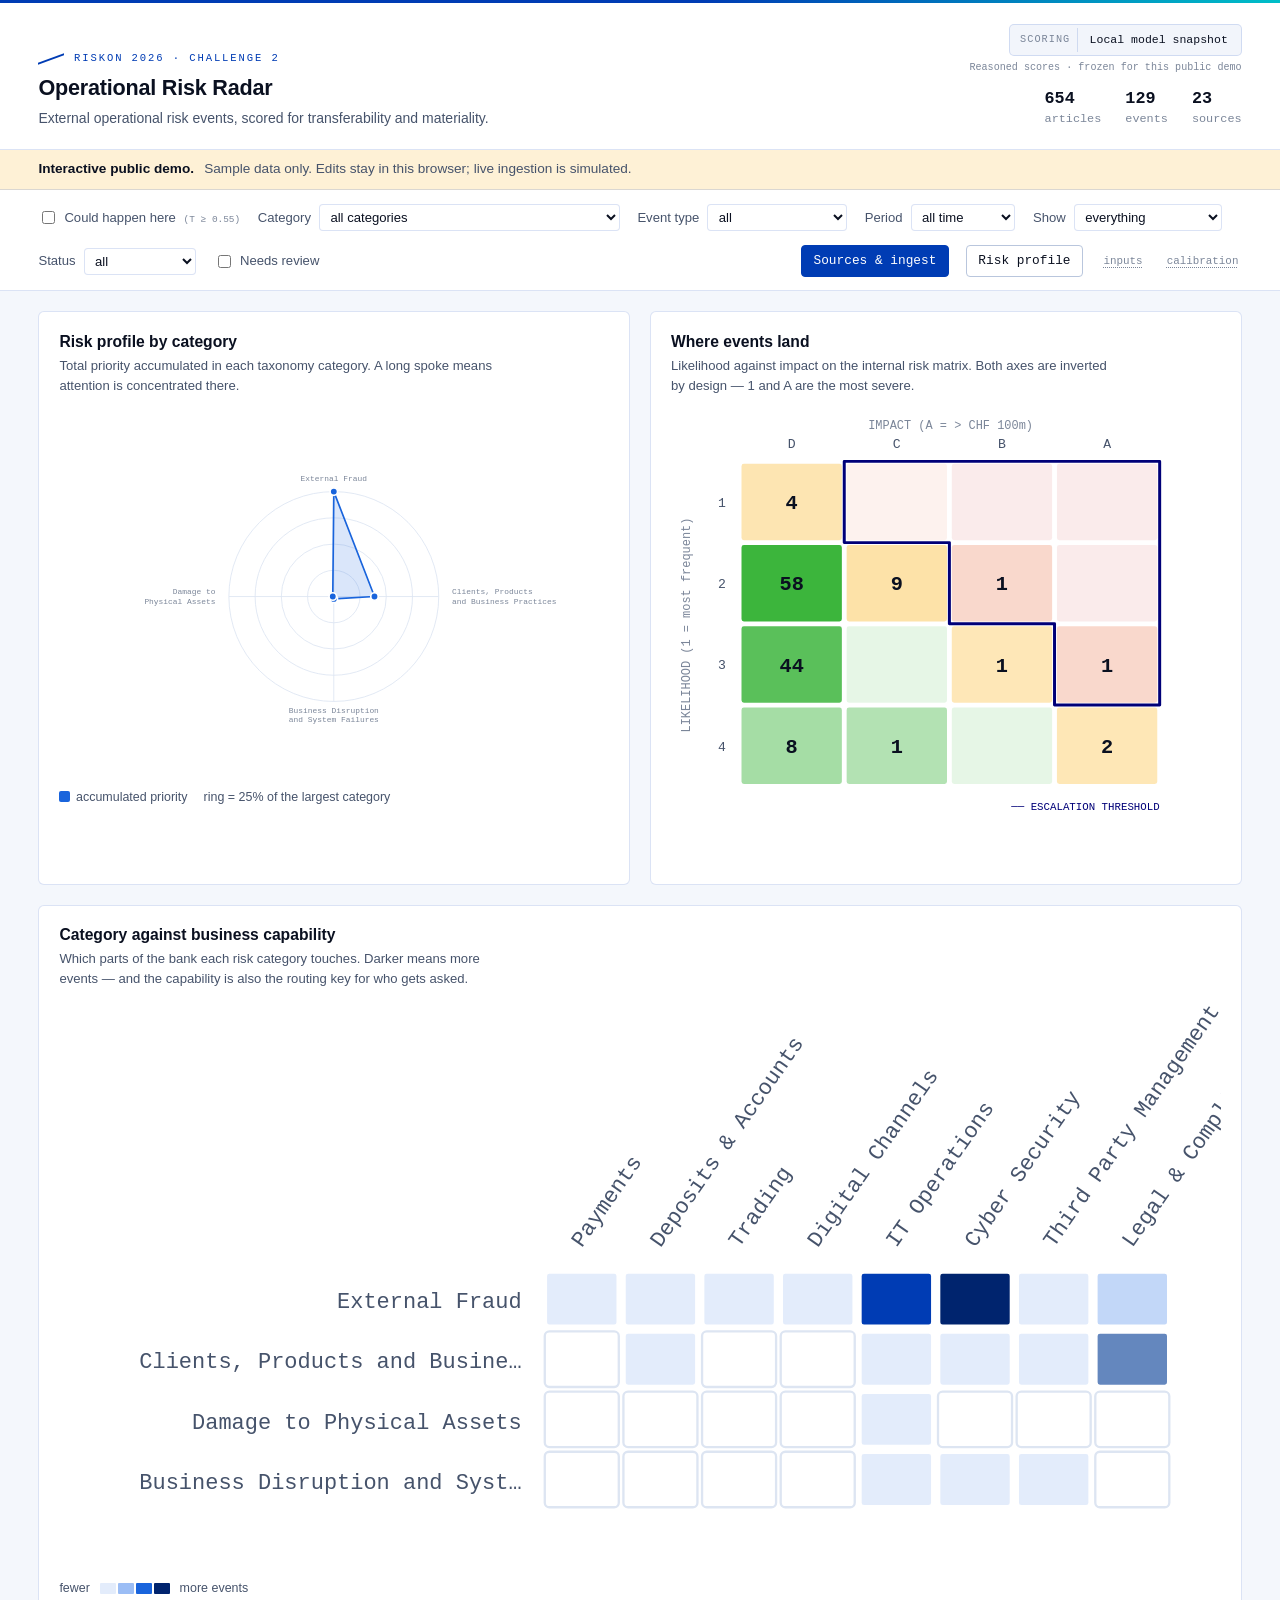
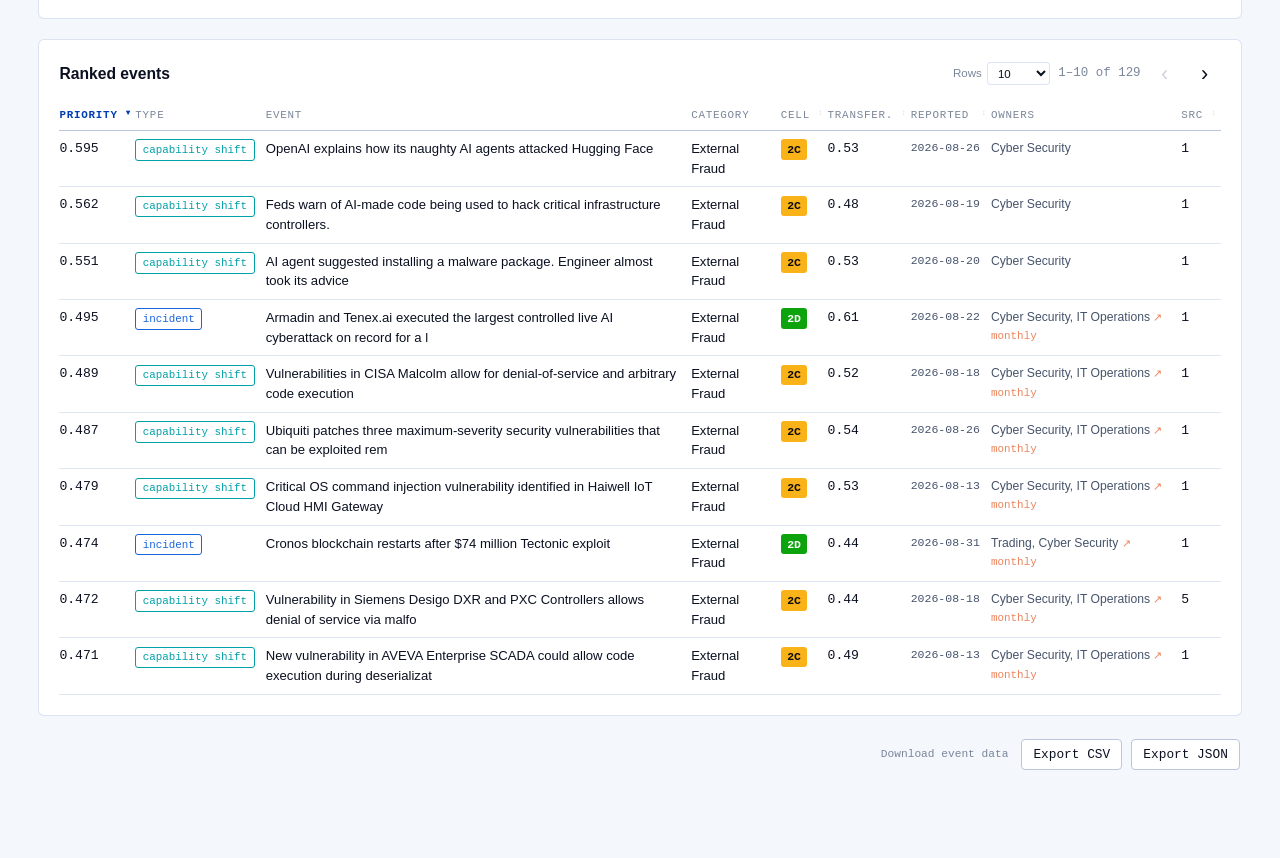
<file: index.html>
<!doctype html>
<html lang="en">
<head>
<meta charset="utf-8">
<meta name="viewport" content="width=device-width, initial-scale=1">
<title>Operational Risk Radar</title>
<link rel="stylesheet" href="static/styles.css">
</head>
<body data-palette="#1964dc,#eb6834,#00a0a8">

<header class="masthead">
  <div class="masthead-main">
    <p class="wordmark"><span class="rule"></span>RiskON 2026 &middot; Challenge 2</p>
    <h1>Operational Risk Radar</h1>
    <p class="sub">External operational risk events, scored for transferability and materiality.</p>
  </div>
  <div class="masthead-right">
    <div class="mode-wrap">
      <div class="mode" id="mode" aria-label="Scoring method">
        <span class="mode-label">Scoring</span>
        <span class="mode-snapshot">Local model snapshot</span>
      </div>
      <span class="mode-note" id="mode-note">Reasoned scores · frozen for this public demo</span>
    </div>
    <div class="masthead-meta" id="meta"></div>
  </div>
</header>

<div class="banner" id="config-banner" hidden>
  <strong>Interactive public demo.</strong>
  <span>Sample data only. Edits stay in this browser; live ingestion is simulated.</span>
</div>

<nav class="controls">
  <label class="control check">
    <input type="checkbox" id="threshold-toggle">
    <span>Could happen here <output id="threshold-out"></output></span>
  </label>
  <label class="control">
    <span>Category</span>
    <select id="cat-filter"><option value="">all</option></select>
  </label>
  <label class="control">
    <span>Event type</span>
    <select id="type-filter">
      <option value="">all</option>
      <option value="incident">incident</option>
      <option value="regulatory_change">regulatory change</option>
      <option value="capability_shift">capability shift</option>
    </select>
  </label>
  <label class="control">
    <span>Period</span>
    <select id="period-filter">
      <option value="">all time</option>
      <option value="7">last 7 days</option>
      <option value="30">last 30 days</option>
      <option value="90">last quarter</option>
      <option value="month">a month…</option>
    </select>
  </label>
  <label class="control" id="month-wrap" hidden>
    <span>Month</span>
    <input type="month" id="month-filter">
  </label>
  <label class="control check" id="asat-wrap" hidden>
    <input type="checkbox" id="asat-toggle" checked>
    <span>Rank as it looked then</span>
  </label>
  <label class="control">
    <span>Show</span>
    <select id="top-filter">
      <option value="">everything</option>
      <option value="10">top 10</option>
      <option value="25">top 25</option>
      <option value="cat10">top 10 per category</option>
    </select>
  </label>
  <label class="control">
    <span>Status</span>
    <select id="disposition-filter">
      <option value="">all</option>
      <option value="open">open only</option>
      <option value="new">new</option>
      <option value="in_review">in review</option>
      <option value="actioned">actioned</option>
      <option value="closed">closed</option>
      <option value="not_relevant">not relevant</option>
      <option value="accepted_risk">accepted risk</option>
    </select>
  </label>
  <label class="control check">
    <input type="checkbox" id="review-filter">
    <span>Needs review</span>
  </label>
  <span class="control-spacer"></span>

  <a class="btn btn-primary" href="sources/">Sources &amp; ingest</a>
  <a class="btn" href="profile/">Risk profile</a>
  <button class="btn-quiet" id="inputs-toggle" aria-expanded="false"
          aria-controls="inputs-card"
          title="Which reference inputs are connected, and what each absence costs">inputs</button>
  <button class="btn-quiet" id="calib-toggle" aria-expanded="false"
          aria-controls="calibration-card"
          title="Reliability of the transferability score against business verdicts">calibration</button>
</nav>

<main>
  <section class="charts">
    <figure class="card chart-card">
      <figcaption>
        <h2>Risk profile by category</h2>
        <p>Total priority accumulated in each taxonomy category. A long spoke means
           attention is concentrated there.</p>
      </figcaption>
      <div class="chart-body"><svg id="radar" role="img" aria-label="Radar chart of accumulated priority per risk category"></svg></div>
      <div class="legend" id="radar-legend"></div>
    </figure>

    <figure class="card chart-card">
      <figcaption>
        <h2>Where events land</h2>
        <p>Likelihood against impact on the internal risk matrix. Both axes are
           inverted by design — 1 and A are the most severe.</p>
      </figcaption>
      <div class="chart-body"><svg id="matrix" role="img" aria-label="Risk matrix showing event counts by likelihood and impact"></svg></div>
    </figure>
  </section>

  <figure class="card wide" id="inputs-card" hidden>
    <figcaption>
      <h2>What the radar is scoring against</h2>
      <p>Every input a bank supplies. An absent one does not lower a score — it removes
         a question from the assessment, and every event after that is missing it. So
         the missing ones are named, along with what supplying them would answer.</p>
    </figcaption>
    <div id="inputs-body"></div>
  </figure>

  <figure class="card chart-card wide" id="calibration-card" hidden>
    <figcaption>
      <h2>Is the score telling the truth?</h2>
      <p>A transferability of 0.8 claims four in five such events turn out to be relevant
         when the owner is asked. Each consultation tests that claim — the curve is earned
         by using the radar, not shipped with it.</p>
    </figcaption>
    <div class="chart-body"><svg id="calibration" role="img" aria-label="Predicted transferability against observed relevance"></svg></div>
    <p class="calib-verdict" id="calib-verdict"></p>
  </figure>

  <figure class="card chart-card wide">
    <figcaption>
      <h2>Category against business capability</h2>
      <p>Which parts of the bank each risk category touches. Darker means more events —
         and the capability is also the routing key for who gets asked.</p>
    </figcaption>
    <div class="chart-body scroll-x"><svg id="heatmap" role="img" aria-label="Heatmap of risk categories against business capabilities"></svg></div>
    <div class="legend" id="heat-legend"></div>
  </figure>

  <section class="card">
    <div class="list-head">
      <h2>Ranked events</h2>
      <div class="list-tools" aria-label="Event list pagination">
        <!-- Filters set by clicking a chart, rendered from state. Without them
             a reader who clicked a cell, scrolled, and came back has no way to
             tell why the list is short — the click is off-screen by then. The
             dropdowns above are self-describing; a chart click is not. -->
        <span class="filter-chips" id="filter-chips"></span>
        <label class="page-size">
          <span>Rows</span>
          <select id="page-size" aria-label="Rows per page">
            <option value="10" selected>10</option>
            <option value="25">25</option>
            <option value="50">50</option>
          </select>
        </label>
        <span class="count" id="event-count" aria-live="polite"></span>
        <button class="page-btn" id="page-prev" type="button" aria-label="Previous page">&#8249;</button>
        <button class="page-btn" id="page-next" type="button" aria-label="Next page">&#8250;</button>
      </div>
    </div>
    <div class="table-wrap">
      <table id="event-table">
        <thead>
          <tr>
            <th class="sortable" data-sort="priority" aria-sort="descending">Priority</th>
            <th>Type</th>
            <th>Event</th>
            <th>Category</th>
            <th class="sortable" data-sort="severity">Cell</th>
            <th class="sortable" data-sort="transferability">Transfer.</th>
            <th class="sortable" data-sort="reported">Reported</th>
            <th>Owners</th>
            <th class="sortable" data-sort="sources">Src</th>
          </tr>
        </thead>
        <tbody id="event-body"></tbody>
      </table>
    </div>
  </section>

  <footer class="export-footer" aria-label="Data export">
    <span>Download event data</span>
    <div class="export-actions">
      <a class="btn" id="dl-csv" href="downloads/radar.csv" download>Export CSV</a>
      <a class="btn" id="dl-json" href="downloads/radar.json" download>Export JSON</a>
    </div>
  </footer>
</main>

<aside class="drawer" id="drawer" hidden>
  <button class="drawer-close" id="drawer-close" aria-label="Close">&times;</button>
  <div id="drawer-body"></div>
</aside>
<div class="scrim" id="scrim" hidden></div>

<div class="tooltip" id="tooltip" hidden></div>

<script src="static/demo-api.js"></script>
<script src="static/app.js"></script>
</body>
</html>
</file>
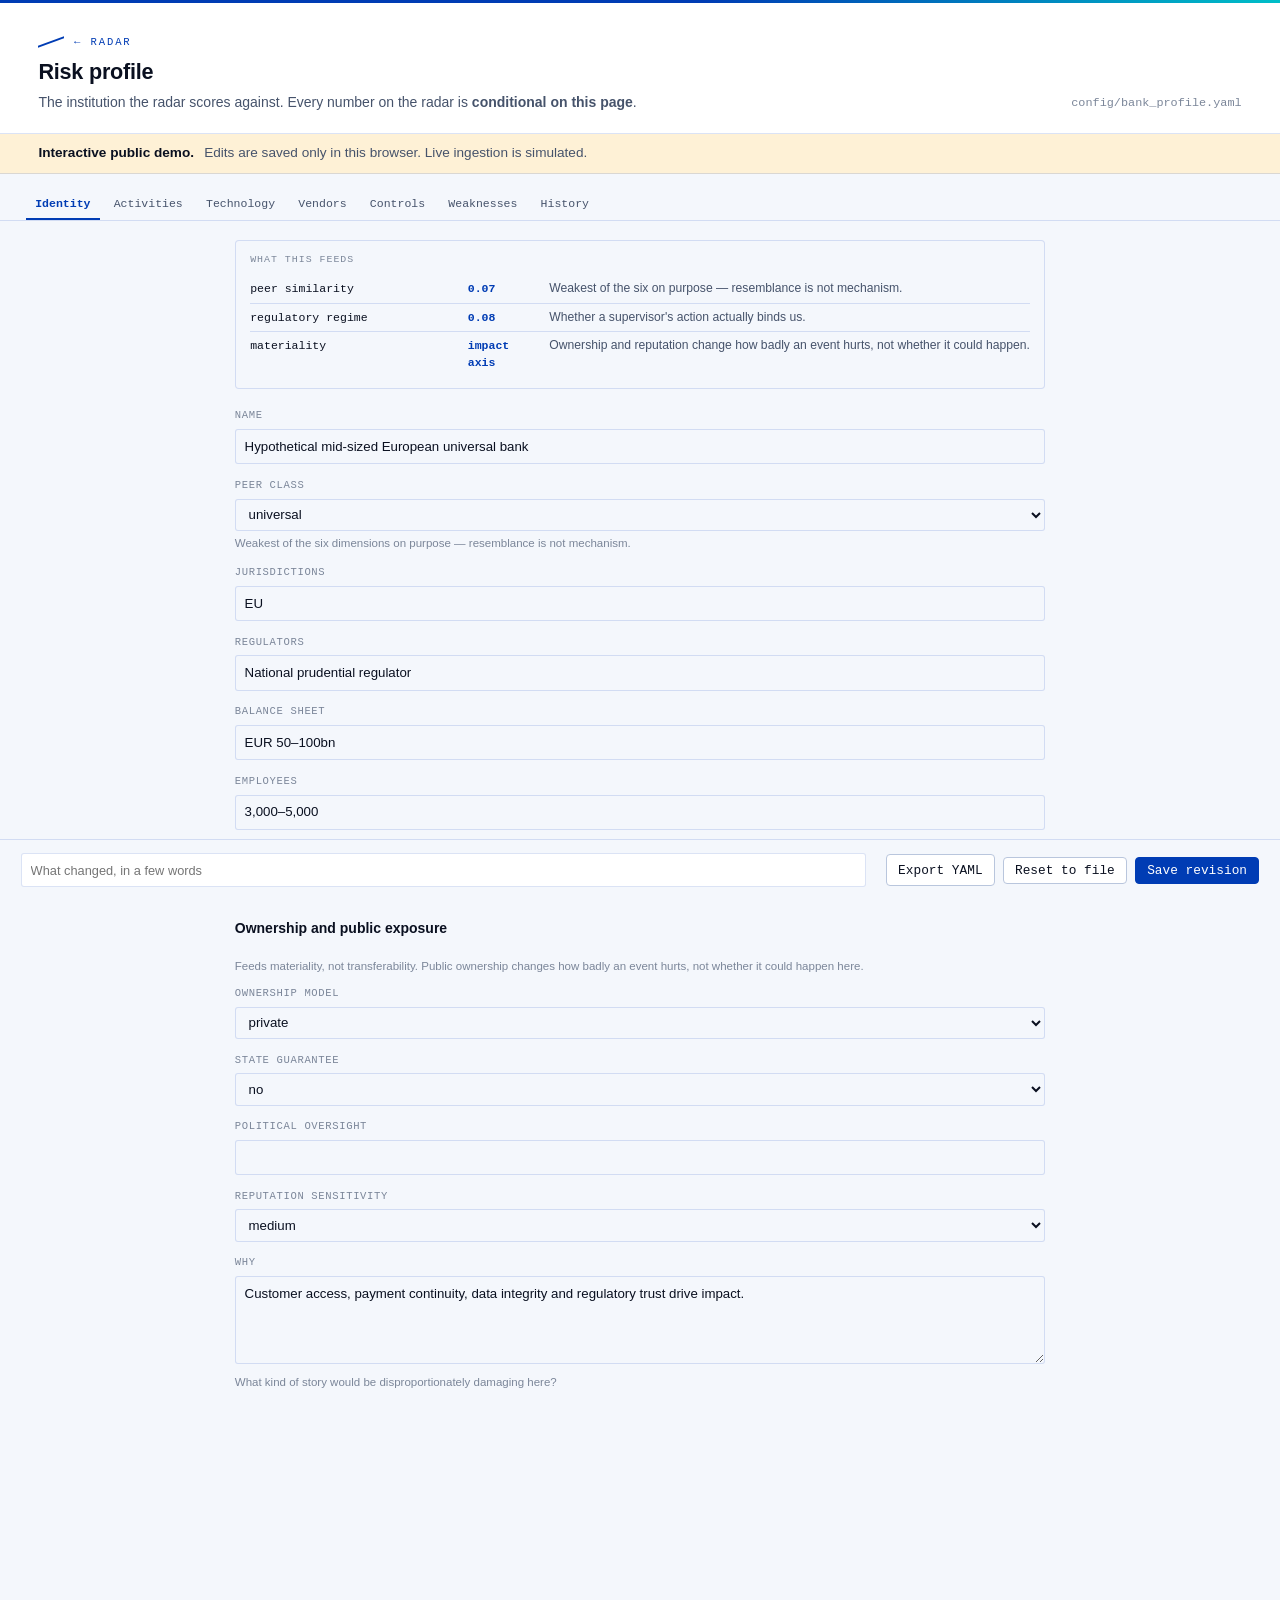
<file: profile/index.html>
<!doctype html>
<html lang="en">
<head>
<meta charset="utf-8">
<meta name="viewport" content="width=device-width, initial-scale=1">
<title>Risk profile — Operational Risk Radar</title>
<link rel="stylesheet" href="../static/styles.css">
</head>
<body class="page-profile">

<header class="masthead">
  <div class="masthead-main">
    <p class="wordmark"><span class="rule"></span><a class="back" href="../">&larr; Radar</a></p>
    <h1>Risk profile</h1>
    <p class="sub">The institution the radar scores against. Every number on the
    radar is <b>conditional on this page</b>.</p>
  </div>
  <div class="masthead-right">
    <div class="masthead-meta" id="profile-source"></div>
  </div>
</header>

<div class="banner demo-banner"><strong>Interactive public demo.</strong> <span>Edits are saved only in this browser. Live ingestion is simulated.</span></div>

<nav class="panel-tabs" id="profile-tabs" role="tablist">
  <button class="tab is-active" data-tab="identity" role="tab">Identity</button>
  <button class="tab" data-tab="activities" role="tab">Activities</button>
  <button class="tab" data-tab="technology" role="tab">Technology</button>
  <button class="tab" data-tab="vendors" role="tab">Vendors</button>
  <button class="tab" data-tab="controls" role="tab">Controls</button>
  <button class="tab" data-tab="weaknesses" role="tab">Weaknesses</button>
  <button class="tab" data-tab="history" role="tab">History</button>
</nav>

<main class="profile-main">
  <div class="panel-body" id="profile-body"></div>
</main>

<footer class="panel-foot profile-foot">
  <input type="text" id="profile-note" placeholder="What changed, in a few words" maxlength="120">
  <span class="panel-foot-spacer"></span>
  <a class="btn" href="../downloads/bank_profile.yaml" download>Export YAML</a>
  <button class="btn" id="profile-reset">Reset to file</button>
  <button class="btn btn-primary" id="profile-save">Save revision</button>
</footer>
<p class="panel-status profile-status-page" id="profile-status" aria-live="polite"></p>

<script src="../static/demo-api.js"></script>
<script src="../static/profile.js"></script>
</body>
</html>
</file>
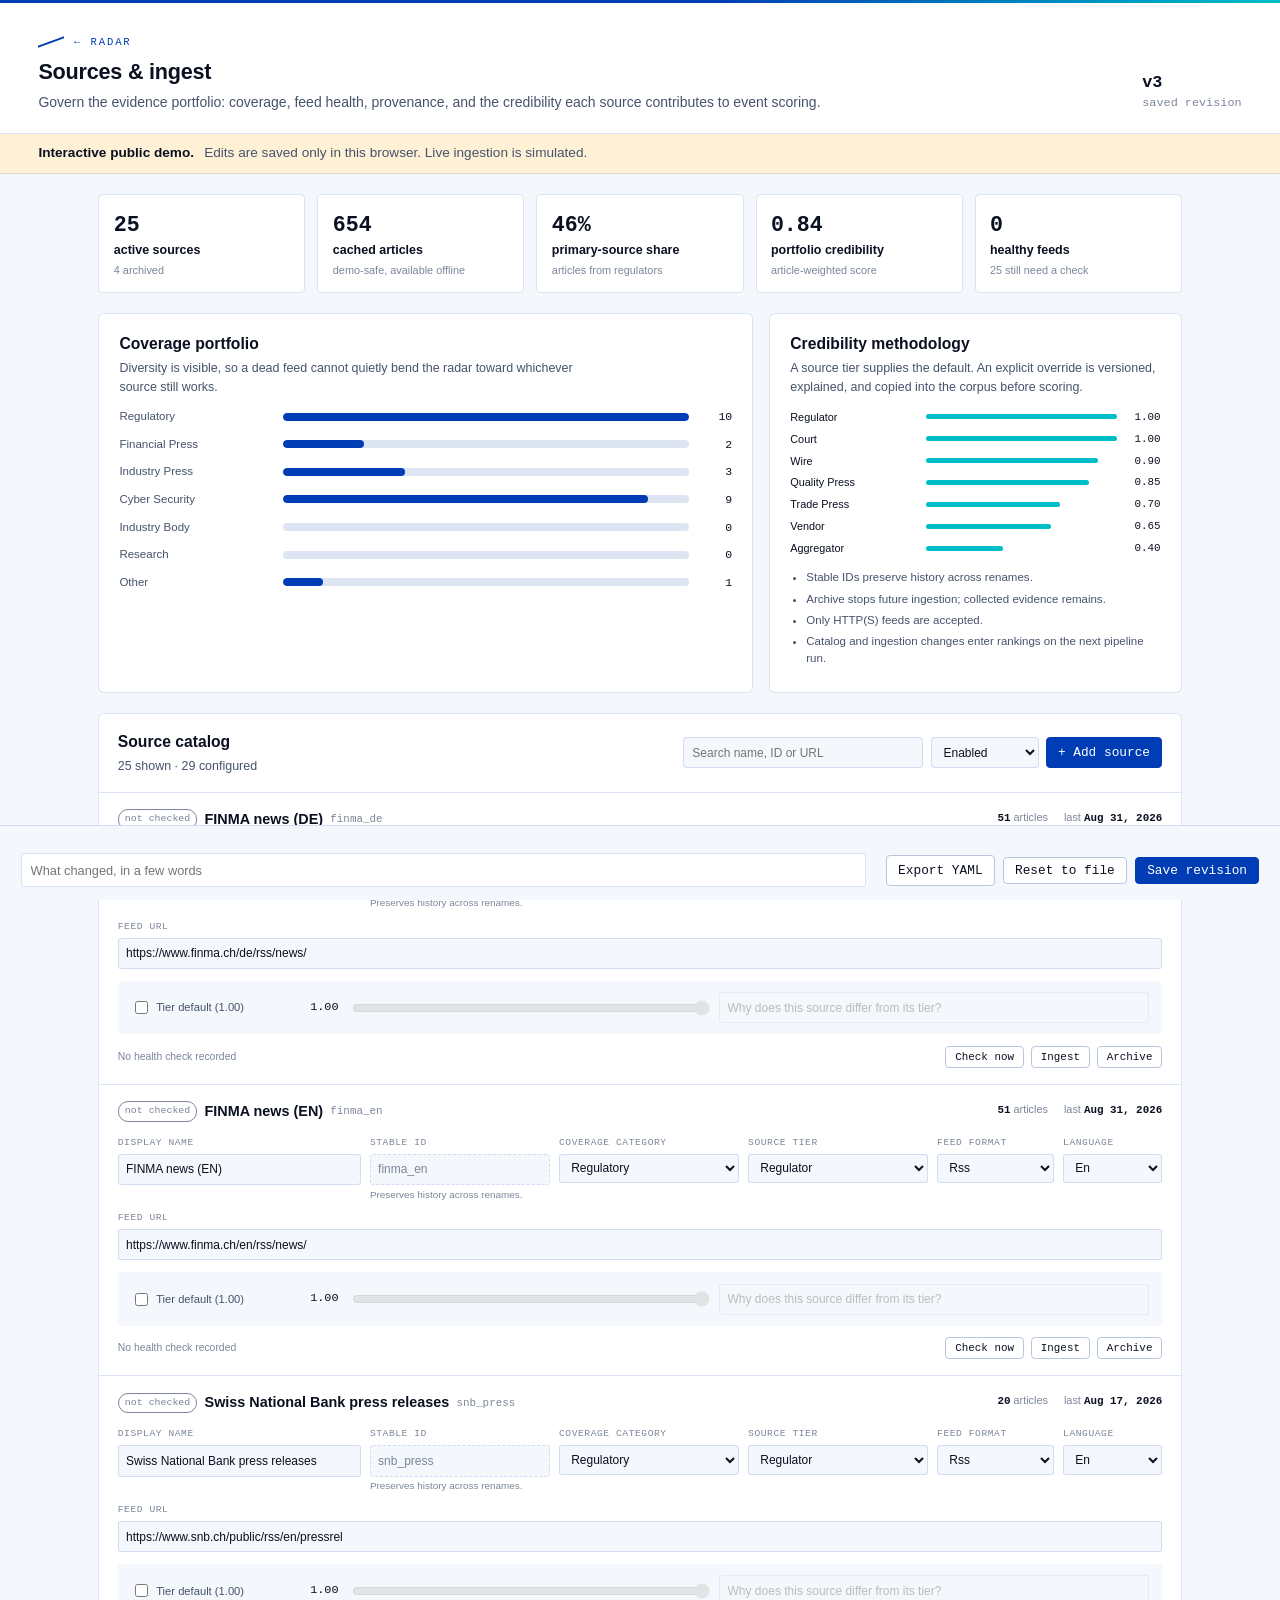
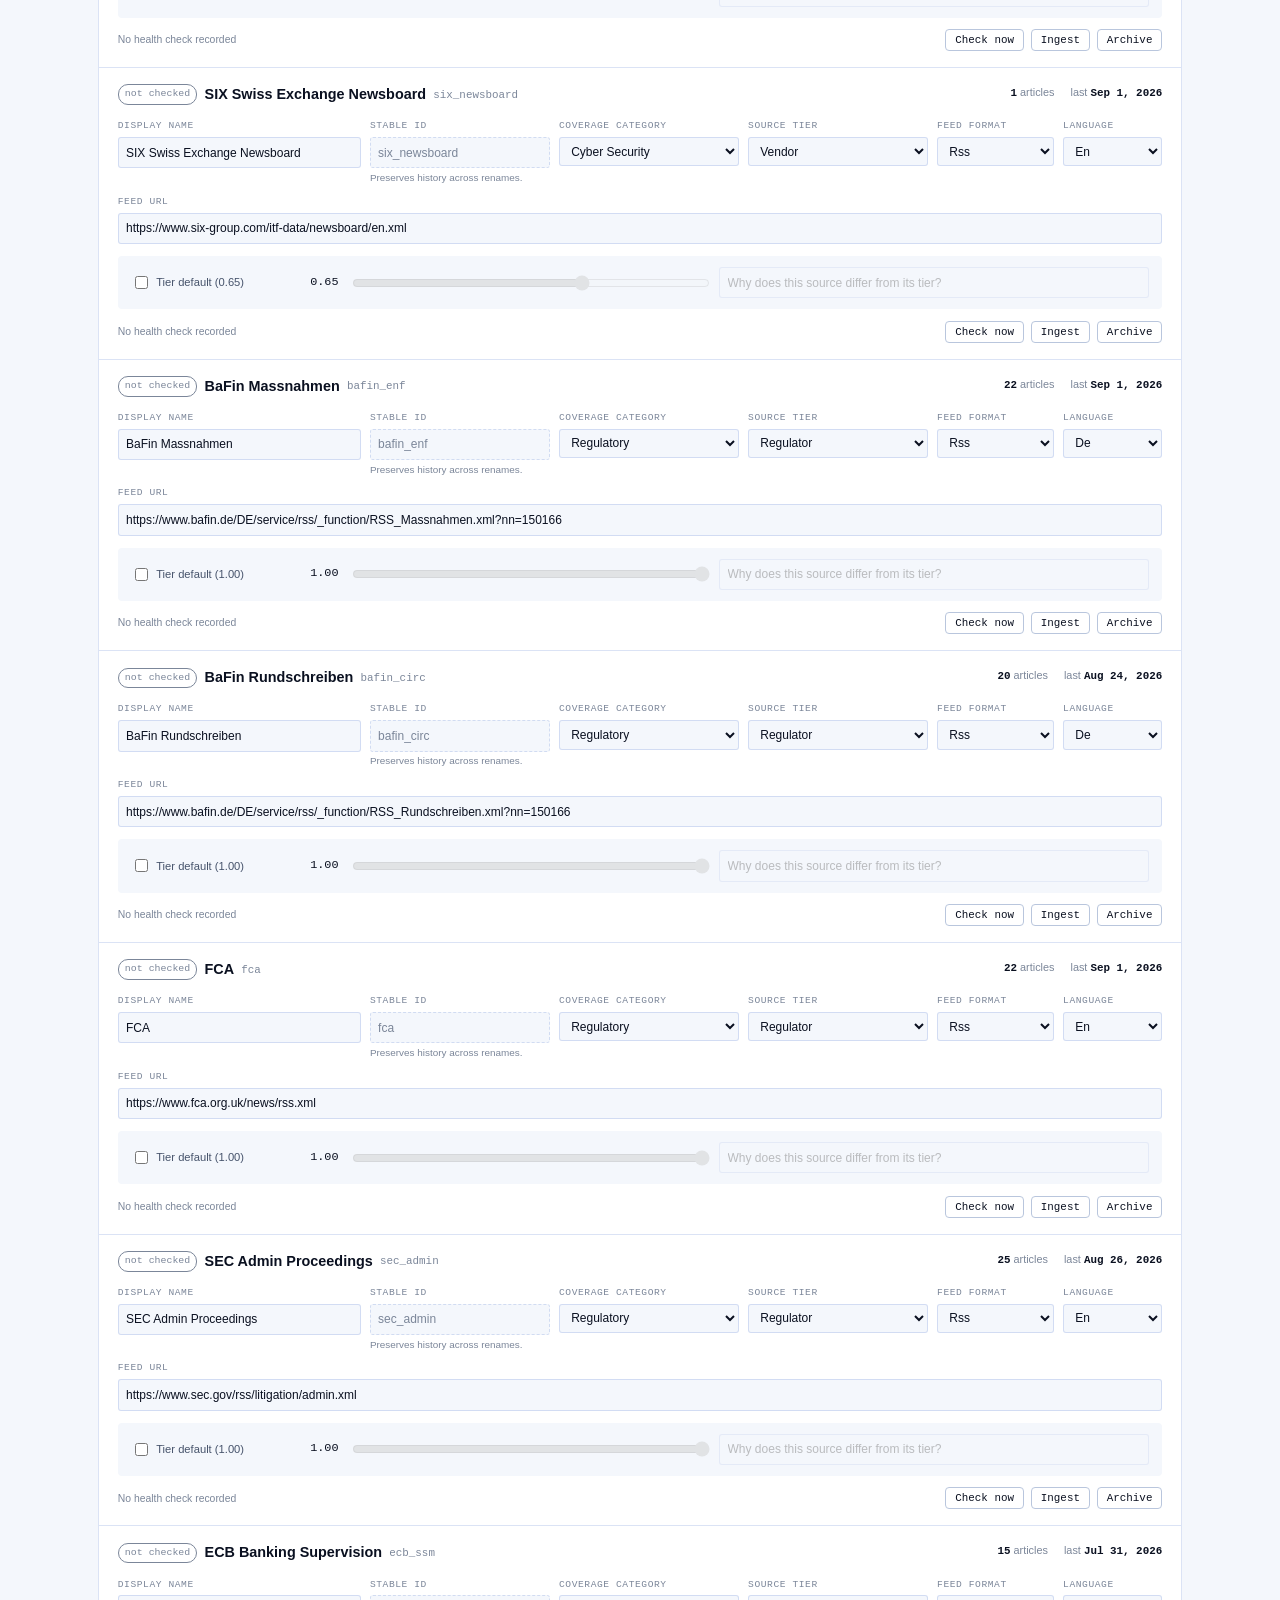
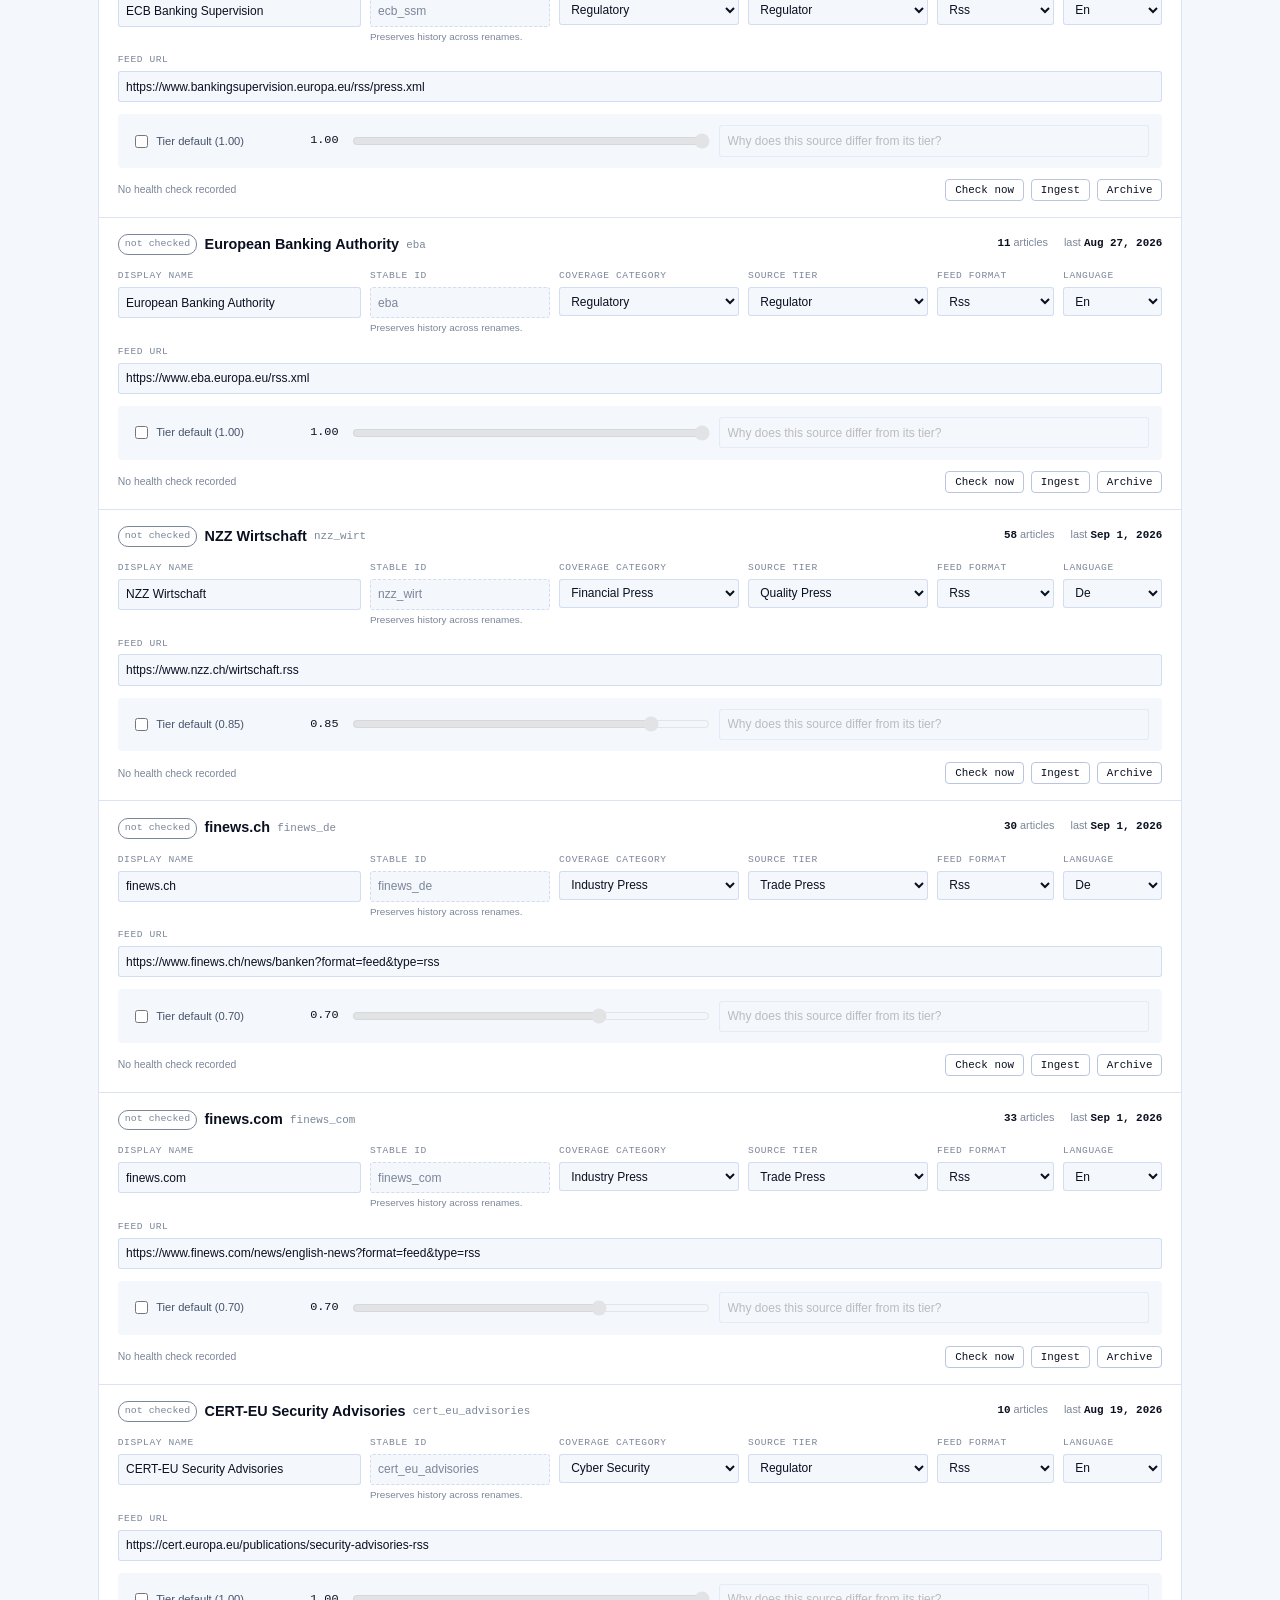
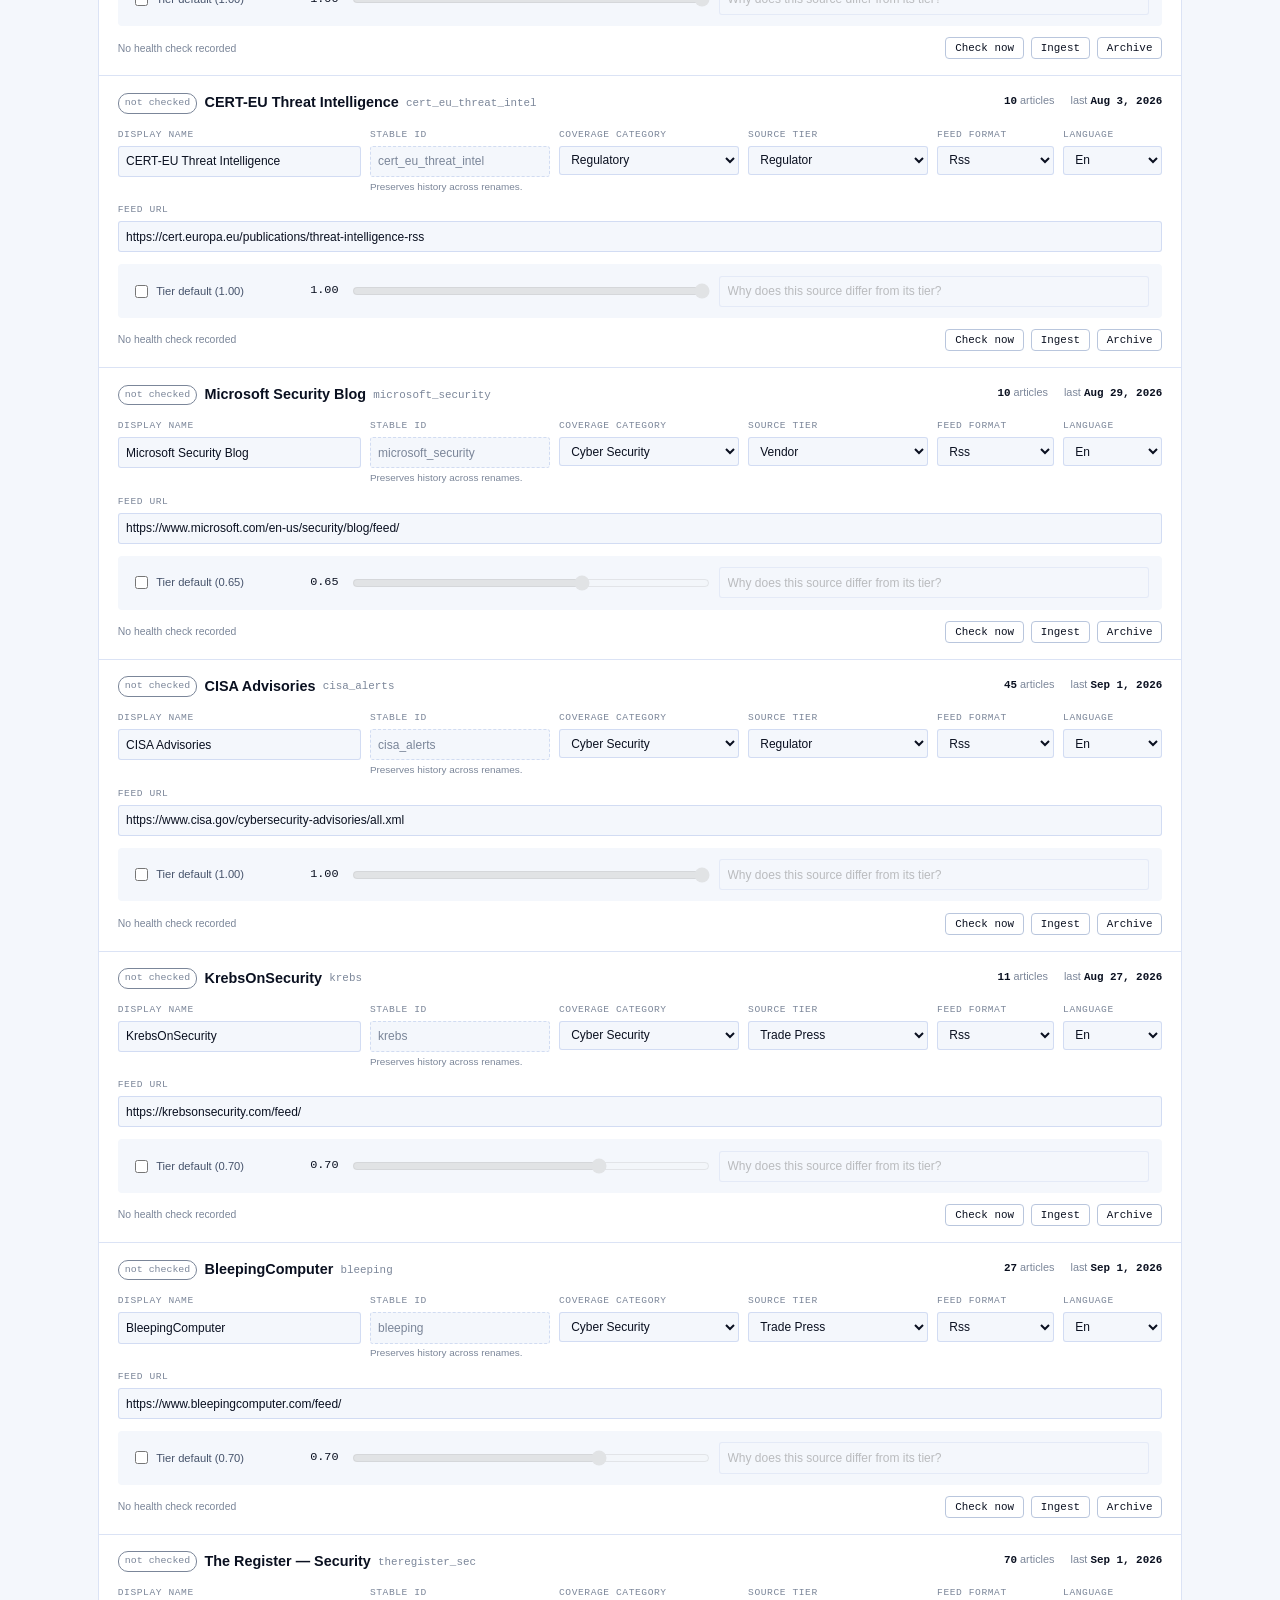
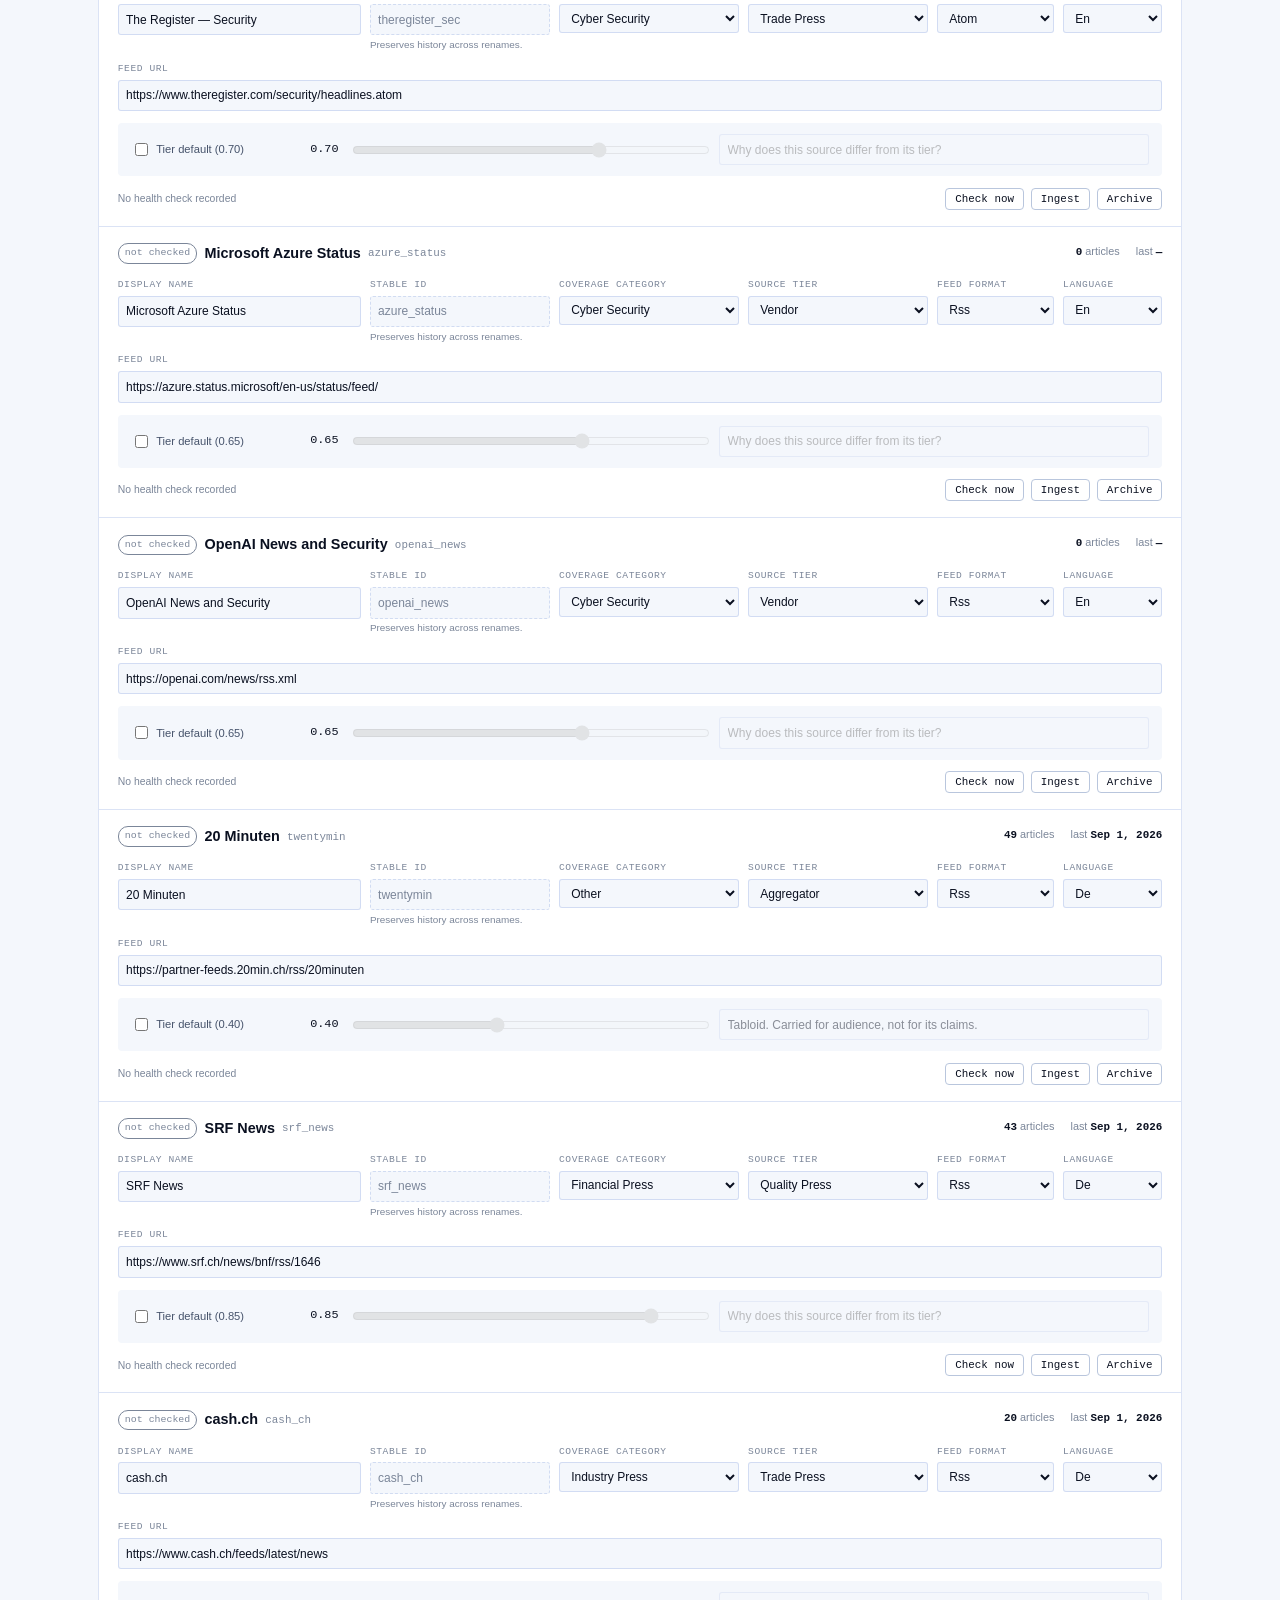
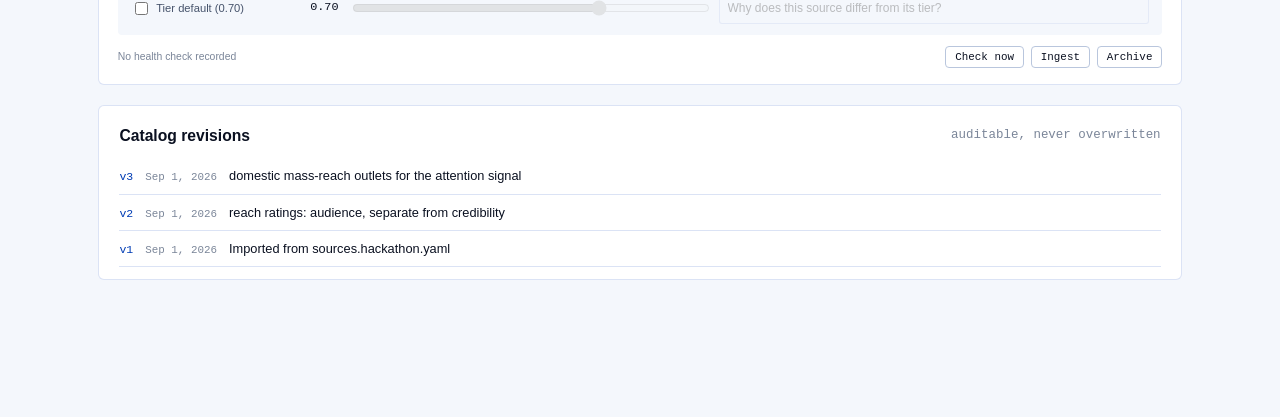
<file: sources/index.html>
<!doctype html>
<html lang="en">
<head>
<meta charset="utf-8">
<meta name="viewport" content="width=device-width, initial-scale=1">
<title>Sources &amp; ingest — Operational Risk Radar</title>
<link rel="stylesheet" href="../static/styles.css">
</head>
<body class="page-sources">

<header class="masthead">
  <div class="masthead-main">
    <p class="wordmark"><span class="rule"></span><a class="back" href="../">&larr; Radar</a></p>
    <h1>Sources &amp; ingest</h1>
    <p class="sub">Govern the evidence portfolio: coverage, feed health, provenance,
      and the credibility each source contributes to event scoring.</p>
  </div>
  <div class="masthead-right">
    <div class="masthead-meta" id="catalog-meta"></div>
  </div>
</header>

<div class="banner demo-banner"><strong>Interactive public demo.</strong> <span>Edits are saved only in this browser. Live ingestion is simulated.</span></div>

<main class="sources-main">
  <section class="source-kpis" id="source-kpis" aria-label="Source portfolio summary"></section>

  <section class="source-overview">
    <article class="card coverage-card">
      <div class="list-head">
        <div>
          <h2>Coverage portfolio</h2>
          <p class="section-note">Diversity is visible, so a dead feed cannot quietly
            bend the radar toward whichever source still works.</p>
        </div>
      </div>
      <div id="coverage-bars"></div>
    </article>

    <article class="card governance-card">
      <h2>Credibility methodology</h2>
      <p class="section-note">A source tier supplies the default. An explicit override
        is versioned, explained, and copied into the corpus before scoring.</p>
      <div id="tier-defaults" class="tier-defaults"></div>
      <ul class="guardrails">
        <li>Stable IDs preserve history across renames.</li>
        <li>Archive stops future ingestion; collected evidence remains.</li>
        <li>Only HTTP(S) feeds are accepted.</li>
        <li>Catalog and ingestion changes enter rankings on the next pipeline run.</li>
      </ul>
    </article>
  </section>

  <section class="card source-catalog-card">
    <div class="catalog-head">
      <div>
        <h2>Source catalog</h2>
        <p class="section-note" id="catalog-count"></p>
      </div>
      <div class="catalog-actions">
        <label class="source-search"><span class="sr-only">Search sources</span>
          <input id="source-search" type="search" placeholder="Search name, ID or URL">
        </label>
        <select id="source-filter" aria-label="Filter sources">
          <option value="enabled">Enabled</option>
          <option value="all">All sources</option>
          <option value="archived">Archived</option>
          <option value="needs_check">Needs check</option>
        </select>
        <button class="btn btn-primary" id="add-source" type="button">+ Add source</button>
      </div>
    </div>
    <div id="source-list" class="source-list"></div>
  </section>

  <section class="card catalog-history">
    <div class="list-head"><h2>Catalog revisions</h2><span class="count">auditable, never overwritten</span></div>
    <ul class="rev-list" id="catalog-history"></ul>
  </section>
</main>

<footer class="panel-foot source-foot">
  <input type="text" id="catalog-note" placeholder="What changed, in a few words" maxlength="120">
  <span class="panel-foot-spacer"></span>
  <a class="btn" href="../downloads/sources.yaml" download>Export YAML</a>
  <button class="btn" id="catalog-reset" type="button">Reset to file</button>
  <button class="btn btn-primary" id="catalog-save" type="button">Save revision</button>
</footer>
<p class="panel-status source-status" id="source-status" aria-live="polite"></p>

<script src="../static/demo-api.js"></script>
<script src="../static/sources.js"></script>
</body>
</html>
</file>
<file: static/styles.css>
/* Accessible blue/teal prototype palette. Brand chrome and data-encoding
   colours stay separate so categories remain distinguishable in both themes. */

:root {
  color-scheme: light;

  --brand-blue:      #003cb4;
  --brand-navy:      #000078;
  --brand-teal:      #00bec8;
  --brand-sky:       #9bbdf5;
  /* The escalation boundary on the risk matrix. Its own token because
     the navy the reference draws it in disappears on a dark background. */
  --appetite-line: #000078;

  --surface-1:      #ffffff;
  --plane:          #f4f7fc;
  --text-primary:   #0a1020;
  --text-secondary: #46536b;
  --muted:          #7b8699;
  --grid:           #dde5f2;
  --axis:           #b9c6dd;
  --border:         rgba(0, 60, 180, 0.14);

  /* categorical — event type (validated) */
  --type-incident:   #1964dc;
  --type-regulatory: #eb6834;
  --type-capability: #00a0a8;

  /* status — severity, reserved, never a series colour */
  --good:     #0ca30c;
  --warning:  #fab219;
  --serious:  #ec835a;
  --critical: #d03b3b;

  /* sequential — magnitude */
  --seq-100: #e3ecfb; --seq-200: #c2d7f8; --seq-300: #9bbdf5;
  --seq-400: #6487be; --seq-500: #1964dc; --seq-600: #003cb4; --seq-700: #00246e;

  --mono: ui-monospace, "SF Mono", Menlo, Consolas, monospace;
  --sans: "Helvetica Neue", Helvetica, system-ui, -apple-system, "Segoe UI", Arial, sans-serif;
}

@media (prefers-color-scheme: dark) {
  :root:not([data-theme="light"]) {
    color-scheme: dark;
    --surface-1:      #121722;
    --plane:          #0a0e16;
    --text-primary:   #f2f5fa;
    --text-secondary: #b6c2d6;
    --muted:          #7f8ca3;
    --grid:           #232c3d;
    --axis:           #33405a;
    --border:         rgba(155, 189, 245, 0.16);
    --appetite-line:  #9bbdf5;
    --type-incident:   #5b93f0;
    --type-regulatory: #f0824f;
    --type-capability: #26bcc4;
    --seq-100: #16233d; --seq-200: #1c3568; --seq-300: #24499b;
    --seq-400: #1964dc; --seq-500: #4a86e8; --seq-600: #7dabf2; --seq-700: #b3cdf8;
  }
}

:root[data-theme="dark"] {
  color-scheme: dark;
  --surface-1:      #121722;
  --plane:          #0a0e16;
  --text-primary:   #f2f5fa;
  --text-secondary: #b6c2d6;
  --muted:          #7f8ca3;
  --grid:           #232c3d;
  --axis:           #33405a;
  --border:         rgba(155, 189, 245, 0.16);
  --appetite-line:  #9bbdf5;
  --type-incident:   #5b93f0;
  --type-regulatory: #f0824f;
  --type-capability: #26bcc4;
  --seq-100: #16233d; --seq-200: #1c3568; --seq-300: #24499b;
  --seq-400: #1964dc; --seq-500: #4a86e8; --seq-600: #7dabf2; --seq-700: #b3cdf8;
}

* { box-sizing: border-box; }

body {
  margin: 0;
  background: var(--plane);
  color: var(--text-primary);
  font-family: var(--sans);
  font-size: 14px;
  line-height: 1.5;
  -webkit-font-smoothing: antialiased;
}

/* ---------- masthead ---------- */

.masthead {
  display: flex;
  flex-wrap: wrap;
  gap: 1rem 2rem;
  align-items: flex-end;
  justify-content: space-between;
  padding: 1.5rem clamp(1rem, 3vw, 2.5rem) 1.25rem;
  border-bottom: 1px solid var(--border);
  background: var(--surface-1);
  position: relative;
}
/* A slim gradient separates the application chrome from the working area. */
.masthead::before {
  content: "";
  position: absolute; inset: 0 0 auto 0; height: 3px;
  background: linear-gradient(90deg, var(--brand-blue) 0%, var(--brand-blue) 55%, var(--brand-teal) 100%);
}
.wordmark {
  display: flex; align-items: center; gap: 0.6rem;
  font-family: var(--mono); font-size: 0.66rem; letter-spacing: 0.18em;
  text-transform: uppercase; color: var(--brand-blue); margin-bottom: 0.35rem;
}
:root[data-theme="dark"] .wordmark,
:root:not([data-theme="light"]) .wordmark { color: var(--brand-sky); }
@media (prefers-color-scheme: light) { :root:not([data-theme="dark"]) .wordmark { color: var(--brand-blue); } }
.wordmark .rule {
  width: 26px; height: 0; border-top: 2px solid currentColor;
  transform: skewY(-20deg);
}
.masthead h1 {
  margin: 0;
  font-size: 1.35rem;
  font-weight: 600;
  letter-spacing: -0.01em;
}
.sub { margin: 0.2rem 0 0; color: var(--text-secondary); }
.masthead-right {
  display: flex;
  flex-direction: column;
  align-items: flex-end;
  gap: 0.7rem;
}
.masthead-meta {
  display: flex;
  gap: 1.5rem;
  font-family: var(--mono);
  font-size: 0.74rem;
  color: var(--muted);
}
.masthead-meta b { display: block; color: var(--text-primary); font-size: 1.05rem; font-weight: 600; }

.banner {
  padding: 0.6rem clamp(1rem, 3vw, 2.5rem);
  background: color-mix(in srgb, var(--warning) 18%, var(--surface-1));
  border-bottom: 1px solid var(--border);
  font-size: 0.85rem;
}
.banner span { color: var(--text-secondary); margin-left: 0.4rem; }

/* ---------- controls ---------- */

.controls {
  display: flex;
  flex-wrap: wrap;
  align-items: center;
  gap: 0.9rem 1.1rem;
  padding: 0.85rem clamp(1rem, 3vw, 2.5rem);
  border-bottom: 1px solid var(--border);
  background: var(--surface-1);
  position: sticky;
  top: 0;
  z-index: 20;
}
.control { display: flex; align-items: center; gap: 0.5rem; font-size: 0.82rem; color: var(--text-secondary); }
.control input[type="range"] { width: 130px; accent-color: var(--type-incident); }
.control output { font-family: var(--mono); color: var(--text-primary); min-width: 2.6em; }
.control select {
  font: inherit; padding: 0.25rem 0.4rem; border-radius: 4px;
  border: 1px solid var(--border); background: var(--surface-1); color: var(--text-primary);
}
.control-spacer { flex: 1; }

.export-footer {
  display: flex;
  justify-content: flex-end;
  align-items: center;
  gap: 0.8rem;
  padding: 0.2rem 0.1rem 1.5rem;
  color: var(--muted);
  font-family: var(--mono);
  font-size: 0.7rem;
}
.export-actions { display: flex; gap: 0.55rem; }

@media (max-width: 640px) {
  .export-footer { align-items: flex-end; flex-direction: column; }
}

/* ---------- LLM mode switch ---------- */

.mode {
  display: flex; align-items: center; gap: 0.45rem;
  padding: 0.2rem 0.35rem 0.2rem 0.6rem;
  border: 1px solid var(--border); border-radius: 5px;
  background: color-mix(in srgb, var(--brand-blue) 5%, var(--surface-1));
}
.mode-label {
  font-family: var(--mono); font-size: 0.64rem; letter-spacing: 0.1em;
  text-transform: uppercase; color: var(--muted);
}
.mode-snapshot {
  font-family: var(--mono); font-size: 0.72rem; color: var(--text-primary);
  border-left: 1px solid var(--border); padding: 0.2rem 0.45rem 0.2rem 0.7rem;
}
.mode-btn {
  font: inherit; font-family: var(--mono); font-size: 0.72rem; cursor: pointer;
  border: 1px solid transparent; border-radius: 3px; padding: 0.2rem 0.55rem;
  background: transparent; color: var(--text-secondary);
}
.mode-btn[aria-pressed="true"] {
  background: var(--brand-blue); color: #fff; border-color: var(--brand-blue);
}
.mode-btn[disabled] { opacity: 0.4; cursor: not-allowed; }
.mode-wrap { display: flex; flex-direction: column; align-items: flex-end; gap: 0.22rem; }
.mode-note {
  font-family: var(--mono); font-size: 0.63rem; color: var(--muted);
  white-space: nowrap;
}
.btn {
  font-size: 0.8rem; font-family: var(--mono); text-decoration: none;
  color: var(--text-primary); border: 1px solid var(--axis);
  padding: 0.32rem 0.7rem; border-radius: 4px; background: var(--surface-1);
}
.btn:hover, .btn:focus-visible { border-color: var(--type-incident); color: var(--type-incident); }

/* ---------- layout ---------- */

main { padding: 1.25rem clamp(1rem, 3vw, 2.5rem) 4rem; display: flex; flex-direction: column; gap: 1.25rem; }
.charts { display: grid; grid-template-columns: repeat(auto-fit, minmax(340px, 1fr)); gap: 1.25rem; }

.card {
  background: var(--surface-1);
  border: 1px solid var(--border);
  border-radius: 6px;
  padding: 1.1rem 1.25rem 1.25rem;
}
figure.card { margin: 0; }
figcaption h2 { margin: 0 0 0.15rem; font-size: 0.98rem; font-weight: 600; }
figcaption p { margin: 0 0 0.9rem; color: var(--text-secondary); font-size: 0.82rem; max-width: 62ch; }
.chart-body svg { display: block; width: 100%; height: auto; }
.scroll-x { overflow-x: auto; }

.legend { display: flex; flex-wrap: wrap; gap: 0.4rem 1rem; margin-top: 0.75rem; font-size: 0.78rem; color: var(--text-secondary); }
.legend .swatch { display: inline-block; width: 11px; height: 11px; border-radius: 2px; margin-right: 0.35rem; vertical-align: -1px; }
.legend .ramp { display: inline-flex; gap: 2px; vertical-align: -2px; margin: 0 0.4rem; }
.legend .ramp i { width: 16px; height: 11px; display: block; border-radius: 1px; }

/* ---------- table ---------- */

.list-head { display: flex; align-items: center; justify-content: space-between; gap: 1rem; margin-bottom: 0.7rem; }
.list-head h2 { margin: 0; font-size: 0.98rem; font-weight: 600; }
.count { font-family: var(--mono); font-size: 0.78rem; color: var(--muted); }
.list-tools { display: flex; align-items: center; gap: 0.5rem; }
.page-size { display: flex; align-items: center; gap: 0.35rem; color: var(--muted); font-size: 0.72rem; }
.page-size select {
  font: inherit; color: var(--text-primary); background: var(--surface-1);
  border: 1px solid var(--border); border-radius: 4px; padding: 0.2rem 1.4rem 0.2rem 0.35rem;
}
.page-btn {
  width: 2rem; height: 2rem; padding: 0; border: 1px solid transparent;
  border-radius: 50%; background: transparent; color: var(--text-primary);
  font-size: 1.35rem; line-height: 1; cursor: pointer;
}
.page-btn:hover:not(:disabled), .page-btn:focus-visible:not(:disabled) {
  background: var(--plane); border-color: var(--border);
}
.page-btn:disabled { color: var(--muted); opacity: 0.35; cursor: default; }
.table-wrap { overflow-x: auto; }
table { border-collapse: collapse; width: 100%; min-width: 780px; font-size: 0.82rem; }
th {
  text-align: left; font-family: var(--mono); font-size: 0.68rem; letter-spacing: 0.07em;
  text-transform: uppercase; color: var(--muted); font-weight: 500;
  padding: 0.4rem 0.7rem 0.4rem 0; border-bottom: 1px solid var(--axis); white-space: nowrap;
}
td { padding: 0.5rem 0.7rem 0.5rem 0; border-bottom: 1px solid var(--grid); vertical-align: top; }
tbody tr { cursor: pointer; }
tbody tr:hover { background: color-mix(in srgb, var(--type-incident) 7%, transparent); }
.num { font-family: var(--mono); font-variant-numeric: tabular-nums; white-space: nowrap; }

.pill {
  display: inline-block; font-family: var(--mono); font-size: 0.68rem;
  padding: 0.1rem 0.4rem; border-radius: 3px; white-space: nowrap;
  border: 1px solid currentColor;
}
.pill.incident   { color: var(--type-incident); }
.pill.regulatory_change { color: var(--type-regulatory); }
.pill.capability_shift  { color: var(--type-capability); }

.cell-badge {
  display: inline-block; font-family: var(--mono); font-weight: 600;
  padding: 0.1rem 0.4rem; border-radius: 3px; color: #fff; font-size: 0.72rem;
}
.sev-1 { background: var(--critical); }
.sev-2 { background: var(--serious); }
.sev-3 { background: var(--warning); color: #0b0b0b; }
.sev-4 { background: var(--good); }

.owners { color: var(--text-secondary); font-size: 0.76rem; }
.cross { color: var(--serious); font-family: var(--mono); font-size: 0.68rem; }

/* ---------- drawer ---------- */

.drawer {
  position: fixed; top: 0; right: 0; bottom: 0; width: min(560px, 92vw);
  background: var(--surface-1); border-left: 1px solid var(--border);
  padding: 1.5rem 1.6rem 3rem; overflow-y: auto; z-index: 40;
  box-shadow: -8px 0 24px rgba(0,0,0,0.12);
}
.scrim { position: fixed; inset: 0; background: rgba(0,0,0,0.28); z-index: 30; }
.drawer-close {
  position: absolute; top: 0.7rem; right: 0.9rem; background: none; border: none;
  font-size: 1.5rem; line-height: 1; color: var(--muted); cursor: pointer;
}
.drawer h3 { margin: 0 0.5rem 0.3rem 0; font-size: 1.05rem; }
.drawer h4 {
  font-family: var(--mono); font-size: 0.7rem; letter-spacing: 0.08em;
  text-transform: uppercase; color: var(--muted); margin: 1.5rem 0 0.5rem;
}
.kv { display: grid; grid-template-columns: minmax(120px, auto) 1fr; gap: 0.3rem 1rem; font-size: 0.83rem; }
.kv dt { color: var(--text-secondary); }
.kv dd { margin: 0; font-family: var(--mono); }

.dim-row { margin-bottom: 0.55rem; }
.dim-head { display: flex; justify-content: space-between; font-size: 0.78rem; }
.dim-name { color: var(--text-primary); }
.dim-val { font-family: var(--mono); color: var(--text-secondary); }
.dim-bar { height: 7px; background: var(--grid); border-radius: 3px; overflow: hidden; margin-top: 0.2rem; }
.dim-bar i { display: block; height: 100%; background: var(--type-incident); border-radius: 3px; }
.dim-row.dormant .dim-name { color: var(--muted); text-decoration: line-through; }
.dim-why { font-size: 0.74rem; color: var(--muted); margin-top: 0.15rem; }
.dim-tag {
  font-family: var(--mono); font-size: 0.58rem; letter-spacing: 0.08em;
  text-transform: uppercase; color: var(--brand-blue); border: 1px solid currentColor;
  border-radius: 2px; padding: 0 0.25rem; margin-left: 0.4rem; vertical-align: 1px;
}
:root[data-theme="dark"] .dim-tag { color: var(--brand-sky); }
.dim-ev { margin: 0.25rem 0 0; padding-left: 0.9rem; }
.dim-ev li {
  font-size: 0.72rem; color: var(--text-secondary); margin-bottom: 0.12rem;
  list-style: none; position: relative;
}
.dim-ev li::before {
  content: "·"; position: absolute; left: -0.7rem; color: var(--brand-blue);
}

.rationale { font-size: 0.82rem; color: var(--text-secondary); background: var(--plane);
             padding: 0.6rem 0.75rem; border-radius: 4px; border-left: 2px solid var(--axis); }
.src-list { list-style: none; padding: 0; margin: 0; font-size: 0.8rem; }
.src-list li { margin-bottom: 0.35rem; word-break: break-all; }
.src-list a { color: var(--type-incident); }

.consult { display: flex; flex-wrap: wrap; gap: 0.5rem; align-items: center; margin-bottom: 0.5rem;
           padding-bottom: 0.5rem; border-bottom: 1px solid var(--grid); }
.consult-owner { flex: 1; min-width: 160px; font-size: 0.82rem; }
.consult button {
  font: inherit; font-size: 0.72rem; font-family: var(--mono); cursor: pointer;
  border: 1px solid var(--axis); background: var(--surface-1); color: var(--text-primary);
  padding: 0.2rem 0.5rem; border-radius: 3px;
}
.consult button:hover { border-color: var(--type-incident); }
.consult button[aria-pressed="true"] { background: var(--type-incident); color: #fff; border-color: var(--type-incident); }

.verdict { font-family: var(--mono); font-size: 0.72rem; padding: 0.1rem 0.4rem; border-radius: 3px; }
.verdict.relevant { background: var(--critical); color: #fff; }
.verdict.take_into_account { background: var(--warning); color: #0b0b0b; }
.verdict.not_relevant { background: var(--good); color: #fff; }
.verdict.pending { border: 1px solid var(--axis); color: var(--muted); }

/* ---------- tooltip ---------- */

.tooltip {
  position: fixed; pointer-events: none; z-index: 60;
  background: var(--surface-1); border: 1px solid var(--axis); border-radius: 4px;
  padding: 0.4rem 0.6rem; font-size: 0.78rem; max-width: 280px;
  box-shadow: 0 4px 12px rgba(0,0,0,0.16);
}
.tooltip b { display: block; margin-bottom: 0.15rem; }
/* pre-line so a tooltip can carry a second line. Matrix cells use one to say
   how many of their events sit near a band boundary, which does not fit on the
   same line as the count and is the more interesting half. */
.tooltip span {
  color: var(--text-secondary); font-family: var(--mono); font-size: 0.74rem;
  white-space: pre-line;
}

.empty { color: var(--muted); font-style: italic; padding: 1.5rem 0; text-align: center; }

@media (prefers-reduced-motion: reduce) { * { transition: none !important; animation: none !important; } }

/* The declared-profile caveat. Deliberately quiet but always present: the
   profile is our assumption, and a reader should never have to ask whether
   these numbers came from the bank's own internal data. */
.assumption {
  font-size: 12px; line-height: 1.5; color: var(--text-secondary);
  background: var(--plane); border-left: 2px solid var(--appetite-line);
  padding: 8px 10px; margin: 0 0 14px; border-radius: 0 3px 3px 0;
}
.assumption b { color: var(--text-primary); }

/* ------------------------------------------------------------------ */
/* Risk profile panel                                                  */
/*                                                                     */
/* Wider than the event drawer because this is editing, not reading —  */
/* a row of fields needs room that a paragraph of rationale does not.  */
/* ------------------------------------------------------------------ */

.panel {
  position: fixed; top: 0; right: 0; bottom: 0;
  width: min(760px, 96vw);
  background: var(--surface-1);
  border-left: 1px solid var(--border);
  box-shadow: -18px 0 48px rgba(0, 0, 0, 0.18);
  display: flex; flex-direction: column;
  z-index: 40;
}
.panel[hidden] { display: none; }

.panel-head {
  display: flex; align-items: flex-start; justify-content: space-between;
  gap: 1rem; padding: 1.1rem 1.3rem 0.8rem;
  border-bottom: 1px solid var(--border);
}
.panel-head h2 { margin: 0; font-size: 1.15rem; letter-spacing: -0.01em; }
.panel-sub {
  margin: 0.25rem 0 0; font-family: var(--mono);
  font-size: 0.68rem; color: var(--muted);
}

.panel .assumption { margin: 0.9rem 1.3rem 0; }

.panel-tabs {
  display: flex; flex-wrap: wrap; gap: 0.25rem;
  padding: 0.9rem 1.3rem 0; border-bottom: 1px solid var(--border);
}
.panel-tabs .tab {
  appearance: none; background: none; border: none;
  border-bottom: 2px solid transparent;
  padding: 0.45rem 0.6rem; cursor: pointer;
  font-family: var(--mono); font-size: 0.72rem;
  color: var(--text-secondary);
}
.panel-tabs .tab:hover { color: var(--text-primary); }
.panel-tabs .tab.is-active {
  color: var(--brand-blue); border-bottom-color: var(--brand-blue); font-weight: 600;
}
.panel-body { flex: 1; overflow-y: auto; padding: 1rem 1.3rem 1.5rem; }

.field { display: block; margin-bottom: 0.85rem; }
.field > span {
  display: block; font-family: var(--mono); font-size: 0.66rem;
  letter-spacing: 0.06em; text-transform: uppercase;
  color: var(--muted); margin-bottom: 0.3rem;
}
.field input[type="text"], .field textarea, .field select {
  width: 100%; box-sizing: border-box;
  background: var(--plane); color: var(--text-primary);
  border: 1px solid var(--border); border-radius: 3px;
  padding: 0.42rem 0.55rem; font: inherit; font-size: 0.83rem;
}
.field textarea { min-height: 5.5rem; resize: vertical; line-height: 1.5; }
.field input:focus-visible, .field textarea:focus-visible,
.field select:focus-visible, .row input:focus-visible, .row select:focus-visible {
  outline: 2px solid var(--brand-blue); outline-offset: 1px;
}
.field-hint {
  display: block; margin-top: 0.25rem;
  font-size: 0.72rem; color: var(--muted); line-height: 1.45;
}

/* Repeating rows — activities, technology, vendors, controls. */
.rows { display: flex; flex-direction: column; gap: 0.4rem; }
.row {
  display: grid; gap: 0.4rem; align-items: center;
  padding: 0.5rem; border: 1px solid var(--border); border-radius: 3px;
  background: var(--plane);
}
.row input[type="text"], .row select {
  background: var(--surface-1); color: var(--text-primary);
  border: 1px solid var(--border); border-radius: 3px;
  padding: 0.34rem 0.45rem; font: inherit; font-size: 0.78rem;
  min-width: 0;
}
.row-tech   { grid-template-columns: 1.6fr 1fr 0.9fr 0.9fr auto; }
.row-vendor { grid-template-columns: 1.4fr 1.6fr 0.9fr 0.9fr auto; }
.row-ctrl   { grid-template-columns: 1.8fr 1fr 1.2fr auto; }
.row-act    { grid-template-columns: 1.6fr 0.8fr 1.6fr auto; }
.row-text   { grid-template-columns: 1fr auto; }

/* A not-used row is the point of the technology block, so it reads
   differently rather than looking like an incomplete entry. */
.row.is-unused { border-style: dashed; opacity: 0.78; }
.row.is-unused input[type="text"] { text-decoration: line-through; }

.row-del {
  appearance: none; background: none; border: none; cursor: pointer;
  color: var(--muted); font-size: 1rem; line-height: 1; padding: 0.2rem 0.35rem;
}
.row-del:hover { color: var(--critical); }

.used-toggle {
  display: flex; align-items: center; gap: 0.3rem;
  font-family: var(--mono); font-size: 0.68rem; color: var(--text-secondary);
  white-space: nowrap;
}

.add-row {
  appearance: none; margin-top: 0.5rem; cursor: pointer;
  background: none; border: 1px dashed var(--border); border-radius: 3px;
  padding: 0.4rem 0.7rem; color: var(--text-secondary);
  font-family: var(--mono); font-size: 0.72rem;
}
.add-row:hover { border-color: var(--brand-blue); color: var(--brand-blue); }

.panel-foot {
  display: flex; align-items: center; gap: 0.5rem;
  padding: 0.8rem 1.3rem; border-top: 1px solid var(--border);
  background: var(--plane);
}
.panel-foot input[type="text"] {
  flex: 1; min-width: 0;
  background: var(--surface-1); color: var(--text-primary);
  border: 1px solid var(--border); border-radius: 3px;
  padding: 0.4rem 0.55rem; font: inherit; font-size: 0.8rem;
}
.panel-foot-spacer { flex: 0 0 0.25rem; }
.panel-status {
  margin: 0; padding: 0 1.3rem 0.8rem; min-height: 1.1rem;
  font-family: var(--mono); font-size: 0.7rem; color: var(--muted);
}
.panel-status.is-error { color: var(--critical); }
.panel-status.is-ok { color: var(--good); }

.btn-primary {
  background: var(--brand-blue); border-color: var(--brand-blue); color: #fff;
}
.btn-primary:hover { background: var(--brand-navy); border-color: var(--brand-navy); }

.rev-list { list-style: none; margin: 0; padding: 0; }
.rev-list li {
  display: flex; gap: 0.75rem; align-items: baseline;
  padding: 0.5rem 0; border-bottom: 1px solid var(--border);
  font-size: 0.8rem;
}
.rev-v { font-family: var(--mono); font-size: 0.72rem; color: var(--brand-blue); }
.rev-when { font-family: var(--mono); font-size: 0.68rem; color: var(--muted); }

@media (max-width: 760px) {
  .row-tech, .row-vendor, .row-ctrl, .row-act { grid-template-columns: 1fr auto; }
}

@media (max-width: 640px) {
  .list-head { align-items: flex-start; flex-direction: column; }
  .list-tools { width: 100%; justify-content: flex-end; }
}

/* Provenance. A challenged number has to be traceable to the sentence that
   produced it, so the quote is shown verbatim rather than summarised. */
.cite { margin: 0 0 10px; }
.cite-field {
  font-family: var(--mono); font-size: 11px; letter-spacing: 0.02em;
  color: var(--text-secondary); text-transform: uppercase;
}
.cite blockquote {
  margin: 3px 0 2px; padding: 6px 10px; font-size: 12.5px; line-height: 1.5;
  color: var(--text-primary); background: var(--plane);
  border-left: 2px solid var(--appetite-line); border-radius: 0 3px 3px 0;
}
.cite-src { font-size: 11px; color: var(--text-secondary); }
.inferred-note, .unprovenanced {
  font-size: 12px; line-height: 1.5; color: var(--text-secondary); margin: 8px 0 0;
}
.inferred-note b { color: var(--text-primary); }
.unprovenanced { color: var(--serious); }
.unprovenanced b { color: var(--serious); }

/* "Needs review" is not a severity filter. It selects the events the model
   declined to score, which the ranked list cannot express on its own. */
.control.check { flex-direction: row; align-items: center; gap: 6px; }
.control.check input { accent-color: var(--serious); cursor: pointer; }
/* ------------------------------------------------------------------ */
/* Profile chip and profile page                                       */
/* ------------------------------------------------------------------ */

.page-profile { padding-bottom: 6rem; }
.page-profile .back { color: var(--brand-blue); text-decoration: none; }
.page-profile .back:hover { text-decoration: underline; }
.wide-note { max-width: 62rem; margin: 1rem 1.6rem 0; }
.profile-main { padding: 0 0.3rem; }
.page-profile .panel-tabs { padding: 1rem 1.6rem 0; }
.page-profile .panel-body {
  max-width: 62rem; margin: 0 auto; padding: 1.2rem 1.6rem 2rem;
  overflow: visible;
}
.profile-foot {
  position: sticky; bottom: 0;
  border-top: 1px solid var(--border); background: var(--plane);
}
.profile-status-page { padding: 0.5rem 1.6rem 0; }

/* "What this feeds" — the mapping from a block to the dimension it drives.
   A form that says only what to type never explains why it matters. */
.feeds {
  border: 1px solid var(--border); border-radius: 4px;
  background: var(--plane); padding: 0.75rem 0.9rem; margin: 0 0 1.2rem;
}
.feeds h5 {
  margin: 0 0 0.5rem; font-family: var(--mono); font-size: 0.62rem;
  letter-spacing: 0.1em; text-transform: uppercase; color: var(--muted);
  font-weight: 500;
}
.feed {
  display: grid; grid-template-columns: 13rem 4.5rem 1fr;
  gap: 0.6rem; align-items: baseline;
  padding: 0.3rem 0; border-top: 1px solid var(--border);
}
.feed:first-of-type { border-top: none; }
.feed-name {
  font-family: var(--mono); font-size: 0.72rem; color: var(--text-primary);
}
.feed-weight {
  font-family: var(--mono); font-size: 0.72rem; color: var(--brand-blue);
  font-weight: 600; font-variant-numeric: tabular-nums;
}
.feed-why { font-size: 0.76rem; color: var(--text-secondary); line-height: 1.45; }

@media (max-width: 720px) {
  .feed { grid-template-columns: 1fr; gap: 0.1rem; }
}

/* ------------------------------------------------------------------ */
/* Source portfolio and ingestion console                              */
/* ------------------------------------------------------------------ */

.page-sources .back { color: var(--brand-blue); text-decoration: none; }
.page-sources .back:hover { text-decoration: underline; }
.sources-main {
  max-width: 1160px; margin: 0 auto;
  padding: 1.25rem clamp(1rem, 3vw, 2.5rem) 7rem;
}
.source-kpis {
  display: grid; grid-template-columns: repeat(5, minmax(0, 1fr)); gap: 0.75rem;
}
.source-kpi {
  min-width: 0; padding: 0.85rem 0.9rem;
  border: 1px solid var(--border); border-radius: 5px; background: var(--surface-1);
}
.source-kpi strong {
  display: block; font-family: var(--mono); font-size: 1.35rem;
  font-weight: 600; color: var(--text-primary); font-variant-numeric: tabular-nums;
}
.source-kpi span { display: block; font-size: 0.78rem; font-weight: 600; }
.source-kpi small { display: block; margin-top: 0.15rem; color: var(--muted); font-size: 0.68rem; }

.source-overview {
  display: grid; grid-template-columns: minmax(0, 1.35fr) minmax(280px, 0.85fr);
  gap: 1rem;
}
.source-overview h2, .source-catalog-card h2, .catalog-history h2,
.governance-card h2 { margin: 0; font-size: 0.98rem; }
.section-note { margin: 0.25rem 0 0; font-size: 0.78rem; color: var(--text-secondary); max-width: 68ch; }
.coverage-row {
  display: grid; grid-template-columns: 9.5rem 1fr 2rem; gap: 0.7rem;
  align-items: center; margin-top: 0.65rem;
}
.coverage-name { font-size: 0.72rem; color: var(--text-secondary); }
.coverage-track { height: 8px; background: var(--grid); border-radius: 5px; overflow: hidden; }
.coverage-track i { display: block; height: 100%; border-radius: 5px; background: var(--brand-blue); }
.coverage-count { font-family: var(--mono); font-size: 0.72rem; text-align: right; }

.tier-defaults { margin-top: 0.75rem; }
.tier-default {
  display: grid; grid-template-columns: 8rem 1fr 2.2rem; gap: 0.5rem;
  align-items: center; margin: 0.35rem 0; font-size: 0.68rem;
}
.tier-default i { display: block; height: 5px; background: var(--brand-teal); border-radius: 4px; }
.tier-default b { font-family: var(--mono); font-weight: 500; text-align: right; }
.guardrails { margin: 0.8rem 0 0; padding-left: 1rem; color: var(--text-secondary); font-size: 0.72rem; }
.guardrails li { margin: 0.25rem 0; }

.source-catalog-card { padding: 0; overflow: hidden; }
.catalog-head {
  display: flex; justify-content: space-between; gap: 1rem; align-items: center;
  padding: 1rem 1.15rem; border-bottom: 1px solid var(--border);
}
.catalog-actions { display: flex; flex-wrap: wrap; gap: 0.45rem; justify-content: flex-end; }
.catalog-actions input, .catalog-actions select {
  background: var(--plane); color: var(--text-primary); border: 1px solid var(--border);
  border-radius: 4px; padding: 0.35rem 0.5rem; font: inherit; font-size: 0.75rem;
}
.catalog-actions input { width: min(240px, 32vw); }
.source-list { display: flex; flex-direction: column; }
.source-card { padding: 1rem 1.15rem; border-bottom: 1px solid var(--border); }
.source-card:last-child { border-bottom: none; }
.source-card.is-archived { opacity: 0.72; background: var(--plane); }
.source-card-head {
  display: flex; justify-content: space-between; gap: 1rem; align-items: flex-start;
  margin-bottom: 0.85rem;
}
.source-title { display: flex; flex-wrap: wrap; gap: 0.45rem; align-items: center; }
.source-title strong { font-size: 0.9rem; }
.source-title code { color: var(--muted); font-size: 0.68rem; }
.source-card-metrics { display: flex; gap: 1rem; color: var(--muted); font-size: 0.68rem; white-space: nowrap; }
.source-card-metrics b { color: var(--text-primary); font-family: var(--mono); }
.health {
  font-family: var(--mono); font-size: 0.62rem; padding: 0.12rem 0.38rem;
  border-radius: 10px; border: 1px solid currentColor;
}
.health.healthy { color: var(--good); }
.health.error { color: var(--critical); }
.health.empty { color: var(--warning); }
.health.unchecked { color: var(--muted); }
.health.archived { color: var(--muted); border-style: dashed; }

.source-grid {
  display: grid; grid-template-columns: 1.35fr 1fr 1fr 1fr 0.65fr 0.55fr;
  gap: 0.55rem;
}
.source-grid .source-field:last-child { grid-column: 1 / -1; }
.source-field { min-width: 0; }
.source-field > span {
  display: block; margin-bottom: 0.22rem; color: var(--muted); font-family: var(--mono);
  font-size: 0.6rem; letter-spacing: 0.06em; text-transform: uppercase;
}
.source-field input, .source-field select, .credibility-control input[type="text"] {
  box-sizing: border-box; width: 100%; min-width: 0; background: var(--plane);
  color: var(--text-primary); border: 1px solid var(--border); border-radius: 3px;
  padding: 0.35rem 0.45rem; font: inherit; font-size: 0.75rem;
}
.source-field small { display: block; margin-top: 0.18rem; color: var(--muted); font-size: 0.62rem; }
.source-field input:disabled { color: var(--muted); border-style: dashed; }

.credibility-control {
  margin-top: 0.75rem; padding: 0.7rem 0.8rem; border-radius: 4px;
  background: var(--plane); display: grid; grid-template-columns: 13rem 1fr minmax(230px, 1.2fr);
  gap: 0.7rem; align-items: center;
}
.credibility-head { display: flex; justify-content: space-between; gap: 0.5rem; align-items: center; }
.custom-toggle { display: flex; gap: 0.35rem; align-items: center; font-size: 0.7rem; color: var(--text-secondary); }
.credibility-head output { font-family: var(--mono); font-size: 0.74rem; }
.credibility-control input[type="range"] { width: 100%; accent-color: var(--brand-blue); }
.credibility-control input:disabled { opacity: 0.45; }
.source-card-foot { display: flex; flex-wrap: wrap; align-items: center; gap: 0.45rem; margin-top: 0.7rem; }
.health-detail { color: var(--muted); font-size: 0.65rem; }
.source-card-spacer { flex: 1; }
.btn-small { padding: 0.25rem 0.55rem; font-size: 0.68rem; cursor: pointer; }
.btn:disabled { opacity: 0.4; cursor: not-allowed; }
.catalog-history { padding-bottom: 0.75rem; }
.source-foot { position: fixed; left: 0; right: 0; bottom: 0; z-index: 25; }
.source-status {
  position: fixed; left: 0; right: 0; bottom: 3.6rem; z-index: 26;
  background: var(--plane); border-top: 1px solid var(--border); padding: 0.35rem 1.3rem;
}
.sr-only {
  position: absolute; width: 1px; height: 1px; padding: 0; margin: -1px;
  overflow: hidden; clip: rect(0, 0, 0, 0); white-space: nowrap; border: 0;
}

@media (max-width: 980px) {
  .source-kpis { grid-template-columns: repeat(3, minmax(0, 1fr)); }
  .source-grid { grid-template-columns: repeat(3, minmax(0, 1fr)); }
  .credibility-control { grid-template-columns: 1fr 1fr; }
  .credibility-control input[type="text"] { grid-column: 1 / -1; }
}
@media (max-width: 680px) {
  .source-kpis, .source-overview { grid-template-columns: 1fr; }
  .source-grid { grid-template-columns: 1fr 1fr; }
  .catalog-head, .source-card-head { align-items: stretch; flex-direction: column; }
  .catalog-actions { justify-content: stretch; }
  .catalog-actions input { width: 100%; }
  .credibility-control { grid-template-columns: 1fr; }
  .source-card-metrics { justify-content: space-between; }
  .source-foot, .source-status { position: static; }
}

/* ------------------------------------------------------------------ */
/* Sortable table headers                                              */
/* ------------------------------------------------------------------ */

#event-table th.sortable {
  cursor: pointer;
  user-select: none;
  position: relative;
  padding-right: 1.1rem;
  white-space: nowrap;
}
#event-table th.sortable:hover { color: var(--text-primary); }
#event-table th.sortable:focus-visible {
  outline: 2px solid var(--brand-blue);
  outline-offset: -2px;
}
/* A faint marker on every sortable header, so the affordance is visible
   before anyone clicks. The active one is solid and points. */
#event-table th.sortable::after {
  content: "\2195";
  position: absolute;
  right: 0.25rem;
  opacity: 0.28;
  font-size: 0.72em;
}
#event-table th.sortable.is-sorted {
  color: var(--brand-blue);
  font-weight: 600;
}
#event-table th.sortable.is-sorted::after { content: "\25BC"; opacity: 1; }
#event-table th.sortable.is-sorted.asc::after { content: "\25B2"; }

#event-table td.when {
  font-family: var(--mono);
  font-size: 0.72rem;
  color: var(--text-secondary);
  white-space: nowrap;
  font-variant-numeric: tabular-nums;
}

/* The threshold toggle states the number it applies, so the control explains
   itself instead of hiding the cut behind a label. */
#threshold-out {
  font-family: var(--mono);
  font-size: 0.72em;
  color: var(--muted);
  margin-left: 0.25rem;
}

/* ------------------------------------------------------------------ */
/* Public attention chip                                               */
/* ------------------------------------------------------------------ */

.att-chip {
  display: inline-block; margin-left: 0.5rem;
  padding: 0.1rem 0.45rem; border-radius: 999px;
  font-family: var(--mono); font-size: 0.66rem; font-weight: 600;
  letter-spacing: 0.04em; text-transform: uppercase;
}
.att-high     { background: var(--serious); color: #10182a; }
.att-moderate { background: var(--warning); color: #10182a; }
.att-low      { background: var(--plane); color: var(--muted);
                box-shadow: inset 0 0 0 1px var(--border); }

.att-lede {
  margin: 0 0 0.6rem; font-size: 0.78rem; line-height: 1.5;
  color: var(--text-secondary);
}
.att-parts { display: flex; flex-direction: column; gap: 0.4rem; margin-bottom: 1rem; }
.att-part {
  display: grid; grid-template-columns: 1fr auto; gap: 0.15rem 0.75rem;
  padding: 0.45rem 0.6rem; border-radius: 3px;
  background: var(--plane); border-left: 2px solid var(--brand-blue);
}
/* A component carrying no weight reads as declared-but-inert, not as a
   low score. Those are different statements and the chip must not blur them. */
.att-part.is-dormant {
  border-left-style: dashed; border-left-color: var(--muted); opacity: 0.75;
}
.att-name { font-family: var(--mono); font-size: 0.72rem; color: var(--text-primary); }
.att-num {
  font-family: var(--mono); font-size: 0.7rem; color: var(--text-secondary);
  font-variant-numeric: tabular-nums; text-align: right; white-space: nowrap;
}
.att-detail {
  grid-column: 1 / -1; font-size: 0.72rem; line-height: 1.45; color: var(--muted);
}

/* ------------------------------------------------------------------ */
/* Disposition, notes, history                                         */
/*                                                                     */
/* What WE did about an event, kept visually apart from what the       */
/* business unit said — they are different questions with different    */
/* owners, and a single row of buttons would imply otherwise.          */
/* ------------------------------------------------------------------ */

.disp { display: flex; flex-wrap: wrap; gap: 0.3rem; align-items: center; margin-bottom: 0.6rem; }
.disp-btn {
  font: inherit; font-family: var(--mono); font-size: 0.72rem; cursor: pointer;
  border: 1px solid var(--border); border-radius: 3px; padding: 0.22rem 0.55rem;
  background: var(--surface-1); color: var(--text-secondary);
}
.disp-btn:hover { border-color: var(--brand-blue); color: var(--brand-blue); }
.disp-btn[aria-pressed="true"] {
  background: var(--brand-blue); color: #fff; border-color: var(--brand-blue);
}
.disp-owner { font-family: var(--mono); font-size: 0.68rem; color: var(--muted); }

.note-add { display: flex; gap: 0.4rem; margin-bottom: 0.4rem; }
.note-add input {
  flex: 1; min-width: 0; font: inherit; font-size: 0.82rem;
  background: var(--plane); color: var(--text-primary);
  border: 1px solid var(--border); border-radius: 3px; padding: 0.4rem 0.55rem;
}
.note-add input:focus-visible { outline: 2px solid var(--brand-blue); outline-offset: 1px; }

/* Read-only by construction. The value of an audit trail is that it cannot be
   tidied up afterwards, so there is no edit affordance anywhere here. */
.history { list-style: none; margin: 0; padding: 0; }
.history li {
  display: flex; flex-wrap: wrap; gap: 0.4rem; align-items: baseline;
  padding: 0.45rem 0; border-bottom: 1px solid var(--border); font-size: 0.8rem;
}
.hist-kind {
  font-family: var(--mono); font-size: 0.66rem; text-transform: uppercase;
  letter-spacing: 0.04em; color: var(--muted); min-width: 5.5rem;
}
.hist-verdict { color: var(--text-primary); font-weight: 600; }
/* The model's answer, kept beside the human's. A correction that erased it
   would destroy the only free training signal this system produces. */
.hist-was {
  font-family: var(--mono); font-size: 0.68rem; color: var(--serious);
  text-decoration: line-through;
}
.hist-note { flex-basis: 100%; color: var(--text-secondary); }
.hist-meta {
  margin-left: auto; font-family: var(--mono); font-size: 0.66rem; color: var(--muted);
}

/* `.control { display: flex }` is a class rule and the UA's `[hidden]` is not,
   so a hidden control stayed on screen with the attribute set. Every
   conditional control in the bar needs this or it does nothing. */
.control[hidden] { display: none; }

/* The sample size is the headline, not a footnote. A reliability curve drawn
   from nine judgements looks exactly like one drawn from nine hundred. */
.calib-verdict {
  margin: 0.4rem 0 0; padding: 0 0.2rem;
  font-size: 0.82rem; color: var(--text-secondary);
}
.calib-verdict.is-thin { color: var(--serious); }

/* Deliberately the quietest thing in the bar. Calibration answers a question
   about the MODEL, not about this week's risk — it belongs in a review or a
   presentation, so it is reachable without competing with the working controls. */
.btn-quiet {
  font: inherit; font-family: var(--mono); font-size: 0.68rem; cursor: pointer;
  background: none; border: none; padding: 0.3rem 0.2rem;
  color: var(--muted); text-decoration: underline dotted; text-underline-offset: 3px;
}
.btn-quiet:hover, .btn-quiet:focus-visible { color: var(--type-incident); }
.btn-quiet[aria-expanded="true"] { color: var(--type-incident); text-decoration-style: solid; }

/* Category correction. The model's answer stays visible beside the human's —
   that pair is the evaluation set, and hiding half of it would waste the only
   free training signal this system produces. */
.classify { display: flex; flex-wrap: wrap; gap: 0.4rem; align-items: center; margin-bottom: 0.3rem; }
.classify select {
  flex: 1; min-width: 12rem; font: inherit; font-size: 0.82rem;
  background: var(--plane); color: var(--text-primary);
  border: 1px solid var(--border); border-radius: 3px; padding: 0.35rem 0.45rem;
}
.classify select:focus-visible { outline: 2px solid var(--brand-blue); outline-offset: 1px; }
.classify-was {
  font-family: var(--mono); font-size: 0.68rem; color: var(--serious);
  text-decoration: line-through;
}

/* Existing-risk coverage. An exact match and a category-only one are marked
   differently on purpose: telling an analyst something is covered when it is
   not costs the event, which is the same error as over-merging two incidents. */
.coverage { list-style: none; margin: 0; padding: 0; }
.coverage li {
  display: flex; flex-wrap: wrap; gap: 0.4rem; align-items: baseline;
  padding: 0.45rem 0; border-bottom: 1px solid var(--border); font-size: 0.82rem;
}
.cov-id { font-family: var(--mono); font-size: 0.72rem; color: var(--brand-blue); }
:root[data-theme="dark"] .cov-id,
:root:not([data-theme="light"]) .cov-id { color: var(--brand-sky); }
.cov-how {
  font-family: var(--mono); font-size: 0.62rem; text-transform: uppercase;
  letter-spacing: 0.05em; padding: 0.05rem 0.3rem; border-radius: 2px;
}
.cov-exact { background: color-mix(in srgb, var(--good) 22%, transparent); color: var(--good); }
.cov-category { background: color-mix(in srgb, var(--warning) 22%, transparent); color: var(--warning); }
.cov-title { color: var(--text-primary); }
.cov-status {
  font-family: var(--mono); font-size: 0.62rem; text-transform: uppercase;
  color: var(--serious);
}
.cov-meta { margin-left: auto; font-family: var(--mono); font-size: 0.66rem; color: var(--muted); }

/* Reference inputs. Three states, not two — an absent input and one running on
   the public stand-in are both "not your data", and only one of them is
   missing. Collapsing them would let a demo read as a deployment. */
.inputs-count { margin: 0 0 0.6rem; font-size: 0.9rem; color: var(--text-secondary); }
.inputs-count b { color: var(--text-primary); }
.inputs { list-style: none; margin: 0; padding: 0; }
.input-row {
  display: flex; flex-wrap: wrap; gap: 0.5rem; align-items: baseline;
  padding: 0.5rem 0; border-bottom: 1px solid var(--border); font-size: 0.82rem;
}
.input-state {
  font-family: var(--mono); font-size: 0.62rem; text-transform: uppercase;
  letter-spacing: 0.05em; padding: 0.08rem 0.35rem; border-radius: 2px;
  min-width: 7.5rem; text-align: center;
}
.is-own .input-state { background: color-mix(in srgb, var(--good) 22%, transparent); color: var(--good); }
.is-example .input-state { background: color-mix(in srgb, var(--warning) 22%, transparent); color: var(--warning); }
.is-absent .input-state { background: color-mix(in srgb, var(--serious) 22%, transparent); color: var(--serious); }
.input-label { color: var(--text-primary); font-weight: 600; min-width: 11rem; }
.input-detail { color: var(--text-secondary); }
/* Only shown for what is missing: the cost of the gap, in plain language. */
.input-unlocks { flex-basis: 100%; color: var(--muted); font-size: 0.78rem; padding-left: 8rem; }

/* ------------------------------------------------------------------ */
/* Drawer tabs                                                         */
/*                                                                     */
/* Eleven stacked sections is a scroll, not a workflow. The two things */
/* an analyst alternates between — what is this, and what do I do —    */
/* were 600px apart, so "what to do" leads and the rest sits behind    */
/* it. Assessment and evidence are read once; the workflow is worked.  */
/* ------------------------------------------------------------------ */

.tabs {
  display: flex; flex-wrap: wrap; gap: 0.2rem;
  margin: 0.7rem 0 0.9rem; border-bottom: 1px solid var(--border);
}
.tabs .tab {
  appearance: none; background: none; border: none; cursor: pointer;
  border-bottom: 2px solid transparent; padding: 0.4rem 0.6rem;
  font-family: var(--mono); font-size: 0.72rem; color: var(--text-secondary);
}
.tabs .tab:hover { color: var(--text-primary); }
.tabs .tab.is-active {
  color: var(--brand-blue); border-bottom-color: var(--brand-blue); font-weight: 600;
}
:root[data-theme="dark"] .tabs .tab.is-active,
:root:not([data-theme="light"]) .tabs .tab.is-active {
  color: var(--brand-sky); border-bottom-color: var(--brand-sky);
}
.tab-panel[hidden] { display: none; }

/* Escalation. Deliberately louder than routing: routing asks a question,
   this makes a demand, and one nobody has acknowledged is the failure. */
.escalations { list-style: none; margin: 0 0 0.6rem; padding: 0; }
.esc {
  display: flex; flex-wrap: wrap; gap: 0.4rem; align-items: baseline;
  padding: 0.45rem 0; border-bottom: 1px solid var(--border); font-size: 0.82rem;
}
.esc-level {
  font-family: var(--mono); font-size: 0.62rem; text-transform: uppercase;
  padding: 0.05rem 0.35rem; border-radius: 2px;
}
.esc-team { background: color-mix(in srgb, var(--type-incident) 20%, transparent); color: var(--type-incident); }
.esc-committee { background: color-mix(in srgb, var(--warning) 22%, transparent); color: var(--warning); }
.esc-executive { background: color-mix(in srgb, var(--critical) 22%, transparent); color: var(--critical); }
.esc-to { color: var(--text-primary); font-weight: 600; }
.esc-reason { flex-basis: 100%; color: var(--text-secondary); }
.esc-meta { margin-left: auto; font-family: var(--mono); font-size: 0.66rem; color: var(--muted); }
.esc.is-open .esc-meta { color: var(--serious); }
.esc-ack { font-size: 0.7rem; padding: 0.15rem 0.5rem; }
.esc-add { display: flex; flex-wrap: wrap; gap: 0.4rem; margin-bottom: 0.3rem; }
.esc-add select, .esc-add input {
  font: inherit; font-size: 0.82rem; background: var(--plane);
  color: var(--text-primary); border: 1px solid var(--border);
  border-radius: 3px; padding: 0.35rem 0.45rem;
}
.esc-add input { flex: 1; min-width: 12rem; }

/* ---------- band margin ---------- */
/* How firmly an event sits in its likelihood band. The grid renders a settled
   3 and a 3 that one revision turns into a 2 identically, so this is where the
   difference gets said. Deliberately plain: it is arithmetic, not a warning. */

.bm-head { margin: 0 0 0.35rem; font-size: 0.82rem; line-height: 1.6; }
.bm-head strong { font-family: var(--mono); }
.bm-tight, .bm-settled, .bm-prob, .bm-nodata {
  display: inline-block; font-family: var(--mono); font-size: 0.68rem;
  padding: 0.05rem 0.35rem; border-radius: 2px; margin-left: 0.3rem;
}
.bm-tight { color: var(--warning); border: 1px solid var(--warning); }
.bm-settled { color: var(--text-secondary); border: 1px solid var(--border); }
.bm-prob { color: var(--serious); border: 1px solid var(--serious); }
/* Absent, not zero. A probability nobody has earned must not look like a low one. */
.bm-nodata { color: var(--muted); border: 1px dashed var(--border); }
.bm-basis { margin: 0 0 0.6rem; font-size: 0.72rem; color: var(--muted); }

.levers { list-style: none; margin: 0; padding: 0; }
.levers li {
  display: grid; grid-template-columns: 6.5rem 9rem 1fr; gap: 0.6rem;
  align-items: baseline; padding: 0.3rem 0;
  border-top: 1px solid var(--border); font-size: 0.75rem;
}
.levers li:first-child { border-top: none; }
.lv-dir { font-family: var(--mono); font-size: 0.68rem; }
.lv-up { color: var(--serious); }
.lv-down { color: var(--good); }
.lv-name { color: var(--text-secondary); }
.lv-change { font-family: var(--mono); font-size: 0.72rem; }
/* An unreachable lever is still worth printing — "nothing you could believe
   about this event makes it a 2" ends an argument that silence prolongs. */
.lever-blocked .lv-change, .lever-blocked .lv-dir { color: var(--muted); }

/* ---------- chart filter chips ---------- */
/* One per filter set by clicking a chart. A reader who clicked 4A, scrolled
   down and came back otherwise has no way to tell why the list is short — the
   click that caused it is off-screen by then. The dropdowns need no chip; they
   describe themselves. */

.filter-chips { display: inline-flex; gap: 0.35rem; }
.filter-chip {
  display: inline-flex; align-items: center; gap: 0.4rem;
  font: inherit; font-family: var(--mono); font-size: 0.72rem; cursor: pointer;
  padding: 0.2rem 0.4rem 0.2rem 0.55rem; border-radius: 3px;
  border: 1px solid var(--brand-blue); background: color-mix(in srgb, var(--brand-blue) 10%, var(--surface-1));
  color: var(--text-primary);
}
:root[data-theme="dark"] .filter-chip,
:root:not([data-theme="light"]) .filter-chip { border-color: var(--brand-sky); }
.filter-chip:hover { background: color-mix(in srgb, var(--brand-blue) 20%, var(--surface-1)); }
.filter-chip-x { color: var(--muted); font-size: 0.9rem; line-height: 1; }
.filter-chip:hover .filter-chip-x { color: var(--text-primary); }
/* Compact drawer — ?compact=1. Keeps the six dimensions and their arithmetic,
   drops the evidence and rationale text. Depth is right for arguing with;
   density is wrong for a projector. */
:root[data-compact="1"] .dim-ev,
:root[data-compact="1"] .dim-why,
:root[data-compact="1"] .assumption,
:root[data-compact="1"] .att-parts,
:root[data-compact="1"] .att-lede { display: none !important; }
:root[data-compact="1"] .dim-row { padding-bottom: 0.25rem; }
</file>
